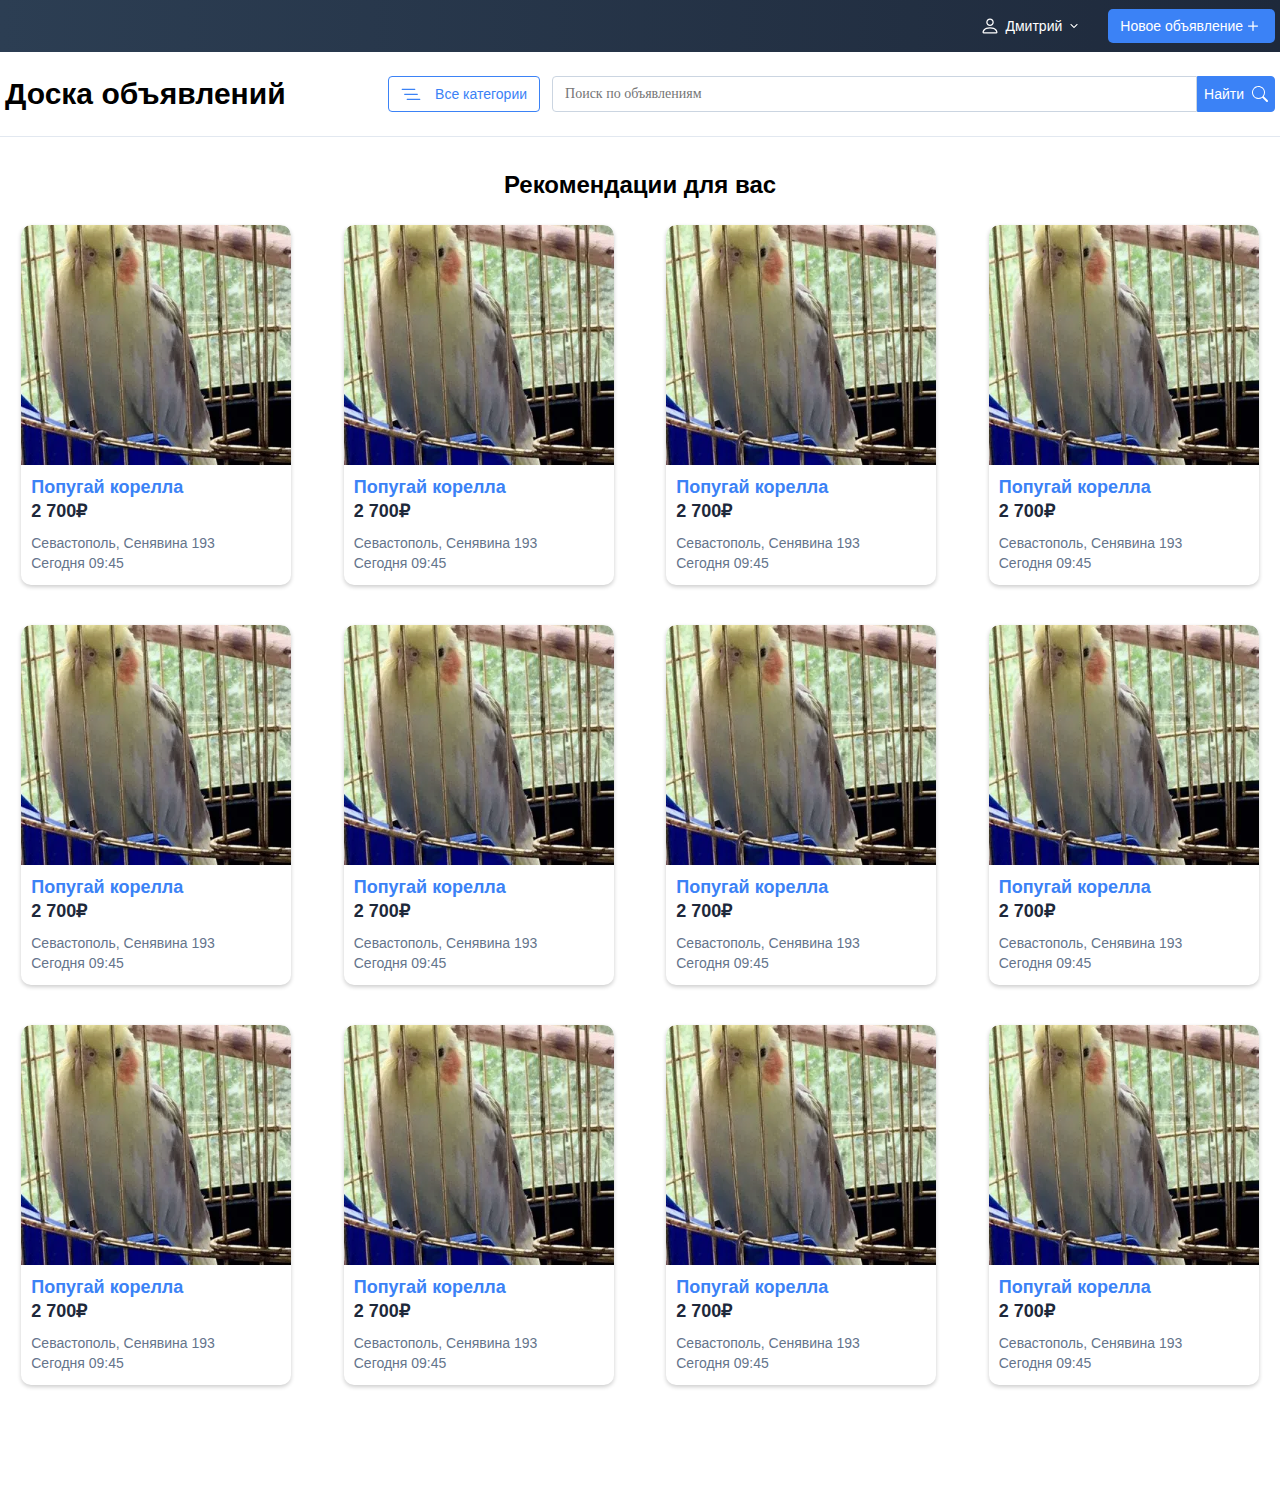
<file: 1.main page/index.html>
<!DOCTYPE html>
<html lang="en">
  <head>
    <meta charset="UTF-8" />
    <meta name="viewport" content="width=device-width, initial-scale=1.0" />
    <title>main page</title>
    <link rel="stylesheet" href="./styles/style.css" />
  </head>
  <body>
    <header>
      <div class="header-top">
        <div class="container">
          <div class="header-top__inner">
            <div class="header-top__row">
              <button class="header-top__login-button" type="button">
                <!-- <ul class="dropdown">
                   <li class="dropdown__li-one">Мои объявления</li>
                   <li class="dropdown__li-two">Настройки</li>
                   <li class="dropdown__li-three">Выйти</li>
                </ul> -->
                <!-- <div class="header-top__unregistered-status">
                  <svg
                    width="16"
                    height="16"
                    viewBox="0 0 16 16"
                    fill="none"
                    xmlns="http://www.w3.org/2000/svg">
                    <path
                      d="M8 8C8.99456 8 9.94839 7.60491 10.6517 6.90165C11.3549 6.19839 11.75 5.24456 11.75 4.25C11.75 3.25544 11.3549 2.30161 10.6517 1.59835C9.94839 0.895088 8.99456 0.5 8 0.5C7.00544 0.5 6.05161 0.895088 5.34835 1.59835C4.64509 2.30161 4.25 3.25544 4.25 4.25C4.25 5.24456 4.64509 6.19839 5.34835 6.90165C6.05161 7.60491 7.00544 8 8 8ZM10.5 4.25C10.5 4.91304 10.2366 5.54893 9.76777 6.01777C9.29893 6.48661 8.66304 6.75 8 6.75C7.33696 6.75 6.70107 6.48661 6.23223 6.01777C5.76339 5.54893 5.5 4.91304 5.5 4.25C5.5 3.58696 5.76339 2.95107 6.23223 2.48223C6.70107 2.01339 7.33696 1.75 8 1.75C8.66304 1.75 9.29893 2.01339 9.76777 2.48223C10.2366 2.95107 10.5 3.58696 10.5 4.25ZM15.5 14.25C15.5 15.5 14.25 15.5 14.25 15.5H1.75C1.75 15.5 0.5 15.5 0.5 14.25C0.5 13 1.75 9.25 8 9.25C14.25 9.25 15.5 13 15.5 14.25ZM14.25 14.245C14.2487 13.9375 14.0575 13.0125 13.21 12.165C12.395 11.35 10.8612 10.5 8 10.5C5.1375 10.5 3.605 11.35 2.79 12.165C1.9425 13.0125 1.7525 13.9375 1.75 14.245H14.25Z"
                      fill="white" />
                  </svg>
                  <span>Войти</span>
                </div> -->
                <div class="header-top__registered-status">
                  <svg
                    width="16"
                    height="16"
                    viewBox="0 0 16 16"
                    fill="none"
                    xmlns="http://www.w3.org/2000/svg">
                    <path
                      d="M8 8C8.99456 8 9.94839 7.60491 10.6517 6.90165C11.3549 6.19839 11.75 5.24456 11.75 4.25C11.75 3.25544 11.3549 2.30161 10.6517 1.59835C9.94839 0.895088 8.99456 0.5 8 0.5C7.00544 0.5 6.05161 0.895088 5.34835 1.59835C4.64509 2.30161 4.25 3.25544 4.25 4.25C4.25 5.24456 4.64509 6.19839 5.34835 6.90165C6.05161 7.60491 7.00544 8 8 8ZM10.5 4.25C10.5 4.91304 10.2366 5.54893 9.76777 6.01777C9.29893 6.48661 8.66304 6.75 8 6.75C7.33696 6.75 6.70107 6.48661 6.23223 6.01777C5.76339 5.54893 5.5 4.91304 5.5 4.25C5.5 3.58696 5.76339 2.95107 6.23223 2.48223C6.70107 2.01339 7.33696 1.75 8 1.75C8.66304 1.75 9.29893 2.01339 9.76777 2.48223C10.2366 2.95107 10.5 3.58696 10.5 4.25ZM15.5 14.25C15.5 15.5 14.25 15.5 14.25 15.5H1.75C1.75 15.5 0.5 15.5 0.5 14.25C0.5 13 1.75 9.25 8 9.25C14.25 9.25 15.5 13 15.5 14.25ZM14.25 14.245C14.2487 13.9375 14.0575 13.0125 13.21 12.165C12.395 11.35 10.8612 10.5 8 10.5C5.1375 10.5 3.605 11.35 2.79 12.165C1.9425 13.0125 1.7525 13.9375 1.75 14.245H14.25Z"
                      fill="white" />
                  </svg>
                  <span>Дмитрий</span>
                  <svg
                    width="8"
                    height="8"
                    viewBox="0 0 8 8"
                    fill="none"
                    xmlns="http://www.w3.org/2000/svg">
                    <path
                      fill-rule="evenodd"
                      clip-rule="evenodd"
                      d="M0.82302 2.323C0.846243 2.29972 0.87383 2.28125 0.904203 2.26865C0.934575 2.25604 0.967136 2.24956 1.00002 2.24956C1.0329 2.24956 1.06546 2.25604 1.09584 2.26865C1.12621 2.28125 1.1538 2.29972 1.17702 2.323L4.00002 5.1465L6.82302 2.323C6.84626 2.29976 6.87386 2.28132 6.90423 2.26874C6.9346 2.25616 6.96715 2.24969 7.00002 2.24969C7.03289 2.24969 7.06544 2.25616 7.09581 2.26874C7.12618 2.28132 7.15378 2.29976 7.17702 2.323C7.20026 2.34625 7.2187 2.37384 7.23128 2.40421C7.24386 2.43458 7.25034 2.46713 7.25034 2.5C7.25034 2.53288 7.24386 2.56543 7.23128 2.5958C7.2187 2.62617 7.20026 2.65376 7.17702 2.677L4.17702 5.677C4.1538 5.70029 4.12621 5.71876 4.09584 5.73136C4.06546 5.74396 4.0329 5.75045 4.00002 5.75045C3.96714 5.75045 3.93458 5.74396 3.9042 5.73136C3.87383 5.71876 3.84624 5.70029 3.82302 5.677L0.82302 2.677C0.799738 2.65378 0.781267 2.62619 0.768663 2.59582C0.75606 2.56545 0.749573 2.53289 0.749573 2.5C0.749573 2.46712 0.75606 2.43456 0.768663 2.40419C0.781267 2.37381 0.799738 2.34623 0.82302 2.323Z"
                      fill="white"
                      stroke="white"
                      stroke-width="0.7" />
                  </svg>
                </div>
              </button>

              <button class="header-top__new-ad-btn" type="button">
                <span>Новое объявление </span>
                <svg
                  width="20"
                  height="20"
                  viewBox="0 0 20 20"
                  fill="none"
                  xmlns="http://www.w3.org/2000/svg">
                  <path
                    d="M10 5C10.1658 5 10.3247 5.06585 10.4419 5.18306C10.5592 5.30027 10.625 5.45924 10.625 5.625V9.375H14.375C14.5408 9.375 14.6997 9.44085 14.8169 9.55806C14.9342 9.67527 15 9.83424 15 10C15 10.1658 14.9342 10.3247 14.8169 10.4419C14.6997 10.5592 14.5408 10.625 14.375 10.625H10.625V14.375C10.625 14.5408 10.5592 14.6997 10.4419 14.8169C10.3247 14.9342 10.1658 15 10 15C9.83424 15 9.67527 14.9342 9.55806 14.8169C9.44085 14.6997 9.375 14.5408 9.375 14.375V10.625H5.625C5.45924 10.625 5.30027 10.5592 5.18306 10.4419C5.06585 10.3247 5 10.1658 5 10C5 9.83424 5.06585 9.67527 5.18306 9.55806C5.30027 9.44085 5.45924 9.375 5.625 9.375H9.375V5.625C9.375 5.45924 9.44085 5.30027 9.55806 5.18306C9.67527 5.06585 9.83424 5 10 5Z"
                    fill="white" />
                </svg>
              </button>
            </div>
          </div>
        </div>
      </div>

      <div class="header-bottom">
        <div class="container">
          <div class="header-bottom__inner">
            <h3 class="header-bottom__title">Доска объявлений</h3>
            <div class="header-bottom__form">
              <div class="header-bottom__categories">
                <svg
                  class="header-bottom__categories-icon"
                  width="20"
                  height="12"
                  viewBox="0 0 20 12"
                  fill="none"
                  xmlns="http://www.w3.org/2000/svg">
                  <path
                    fill-rule="evenodd"
                    clip-rule="evenodd"
                    d="M5.625 11.375C5.625 11.2092 5.69085 11.0503 5.80806 10.9331C5.92527 10.8158 6.08424 10.75 6.25 10.75H18.75C18.9158 10.75 19.0747 10.8158 19.1919 10.9331C19.3092 11.0503 19.375 11.2092 19.375 11.375C19.375 11.5408 19.3092 11.6997 19.1919 11.8169C19.0747 11.9342 18.9158 12 18.75 12H6.25C6.08424 12 5.92527 11.9342 5.80806 11.8169C5.69085 11.6997 5.625 11.5408 5.625 11.375ZM3.125 6.375C3.125 6.20924 3.19085 6.05027 3.30806 5.93306C3.42527 5.81585 3.58424 5.75 3.75 5.75H16.25C16.4158 5.75 16.5747 5.81585 16.6919 5.93306C16.8092 6.05027 16.875 6.20924 16.875 6.375C16.875 6.54076 16.8092 6.69973 16.6919 6.81694C16.5747 6.93415 16.4158 7 16.25 7H3.75C3.58424 7 3.42527 6.93415 3.30806 6.81694C3.19085 6.69973 3.125 6.54076 3.125 6.375ZM0.625 1.375C0.625 1.20924 0.690848 1.05027 0.808058 0.933058C0.925268 0.815848 1.08424 0.75 1.25 0.75H13.75C13.9158 0.75 14.0747 0.815848 14.1919 0.933058C14.3092 1.05027 14.375 1.20924 14.375 1.375C14.375 1.54076 14.3092 1.69973 14.1919 1.81694C14.0747 1.93415 13.9158 2 13.75 2H1.25C1.08424 2 0.925268 1.93415 0.808058 1.81694C0.690848 1.69973 0.625 1.54076 0.625 1.375Z"
                    fill="#3B82F6" />
                </svg>
                <button class="header-bottom__categories-btn" type="button">
                  <svg
                    width="20"
                    height="12"
                    viewBox="0 0 20 12"
                    fill="none"
                    xmlns="http://www.w3.org/2000/svg">
                    <path
                      fill-rule="evenodd"
                      clip-rule="evenodd"
                      d="M5.625 11.375C5.625 11.2092 5.69085 11.0503 5.80806 10.9331C5.92527 10.8158 6.08424 10.75 6.25 10.75H18.75C18.9158 10.75 19.0747 10.8158 19.1919 10.9331C19.3092 11.0503 19.375 11.2092 19.375 11.375C19.375 11.5408 19.3092 11.6997 19.1919 11.8169C19.0747 11.9342 18.9158 12 18.75 12H6.25C6.08424 12 5.92527 11.9342 5.80806 11.8169C5.69085 11.6997 5.625 11.5408 5.625 11.375ZM3.125 6.375C3.125 6.20924 3.19085 6.05027 3.30806 5.93306C3.42527 5.81585 3.58424 5.75 3.75 5.75H16.25C16.4158 5.75 16.5747 5.81585 16.6919 5.93306C16.8092 6.05027 16.875 6.20924 16.875 6.375C16.875 6.54076 16.8092 6.69973 16.6919 6.81694C16.5747 6.93415 16.4158 7 16.25 7H3.75C3.58424 7 3.42527 6.93415 3.30806 6.81694C3.19085 6.69973 3.125 6.54076 3.125 6.375ZM0.625 1.375C0.625 1.20924 0.690848 1.05027 0.808058 0.933058C0.925268 0.815848 1.08424 0.75 1.25 0.75H13.75C13.9158 0.75 14.0747 0.815848 14.1919 0.933058C14.3092 1.05027 14.375 1.20924 14.375 1.375C14.375 1.54076 14.3092 1.69973 14.1919 1.81694C14.0747 1.93415 13.9158 2 13.75 2H1.25C1.08424 2 0.925268 1.93415 0.808058 1.81694C0.690848 1.69973 0.625 1.54076 0.625 1.375Z"
                      fill="#3B82F6" />
                  </svg>
                  <span>Все категории</span>
                </button>
              </div>
              <input
                class="header-bottom__search-input"
                placeholder="Поиск по объявлениям"
                type="text" />
              <button class="header-bottom__search-btn" type="button">
                <span>Найти</span>
                <svg
                  width="16"
                  height="16"
                  viewBox="0 0 16 16"
                  fill="none"
                  xmlns="http://www.w3.org/2000/svg">
                  <path
                    d="M11.742 10.344C12.7103 9.02269 13.144 7.38449 12.9563 5.75715C12.7687 4.12981 11.9735 2.63334 10.7298 1.56713C9.48616 0.500922 7.88579 -0.0563951 6.24888 0.00667803C4.61197 0.0697512 3.05923 0.748563 1.90131 1.90731C0.743395 3.06605 0.0656939 4.61928 0.00379204 6.25624C-0.0581098 7.89319 0.500353 9.49316 1.56745 10.736C2.63455 11.9789 4.13159 12.7731 5.75906 12.9596C7.38654 13.1461 9.02442 12.7112 10.345 11.742H10.344C10.374 11.782 10.406 11.82 10.442 11.857L14.292 15.707C14.4796 15.8946 14.7339 16.0001 14.9992 16.0002C15.2645 16.0003 15.5189 15.895 15.7065 15.7075C15.8942 15.52 15.9997 15.2656 15.9997 15.0004C15.9998 14.7351 15.8946 14.4806 15.707 14.293L11.857 10.443C11.8213 10.4068 11.7828 10.3734 11.742 10.343V10.344ZM12 6.5C12 7.22227 11.8578 7.93747 11.5814 8.60476C11.305 9.27205 10.8999 9.87837 10.3891 10.3891C9.87841 10.8998 9.27209 11.3049 8.6048 11.5813C7.93751 11.8577 7.22231 12 6.50004 12C5.77777 12 5.06258 11.8577 4.39528 11.5813C3.72799 11.3049 3.12168 10.8998 2.61096 10.3891C2.10023 9.87837 1.69511 9.27205 1.41871 8.60476C1.14231 7.93747 1.00004 7.22227 1.00004 6.5C1.00004 5.04131 1.57951 3.64236 2.61096 2.61091C3.64241 1.57946 5.04135 1 6.50004 1C7.95873 1 9.35768 1.57946 10.3891 2.61091C11.4206 3.64236 12 5.04131 12 6.5Z"
                    fill="white" />
                </svg>
              </button>
            </div>
          </div>
        </div>
      </div>
    </header>

    <main>
      <p class="offer-container__title">Рекомендации для вас</p>
      <div class="container">
        <ul class="items-list">
          <li class="item-card">
            <a class="item-card__btn" href="">
              <div class="item-card__img-wrap">
                <div class="item-card__img"></div>
              </div>
              <div class="item-card__info">
                <p class="item-card__title">Попугай корелла</p>
                <p class="item-card__price">2 700₽</p>
                <p class="item-card__location">Севастополь, Сенявина 193</p>
                <p class="item-card__visit-time">Сегодня 09:45</p>
              </div>
            </a>
          </li>
          <li class="item-card">
            <a class="item-card__btn" href="">
              <div class="item-card__img-wrap">
                <div class="item-card__img"></div>
              </div>
              <div class="item-card__info">
                <p class="item-card__title">Попугай корелла</p>
                <p class="item-card__price">2 700₽</p>
                <p class="item-card__location">Севастополь, Сенявина 193</p>
                <p class="item-card__visit-time">Сегодня 09:45</p>
              </div>
            </a>
          </li>
          <li class="item-card">
            <a class="item-card__btn" href="">
              <div class="item-card__img-wrap">
                <div class="item-card__img"></div>
              </div>
              <div class="item-card__info">
                <p class="item-card__title">Попугай корелла</p>
                <p class="item-card__price">2 700₽</p>
                <p class="item-card__location">Севастополь, Сенявина 193</p>
                <p class="item-card__visit-time">Сегодня 09:45</p>
              </div>
            </a>
          </li>
          <li class="item-card">
            <a class="item-card__btn" href="">
              <div class="item-card__img-wrap">
                <div class="item-card__img"></div>
              </div>
              <div class="item-card__info">
                <p class="item-card__title">Попугай корелла</p>
                <p class="item-card__price">2 700₽</p>
                <p class="item-card__location">Севастополь, Сенявина 193</p>
                <p class="item-card__visit-time">Сегодня 09:45</p>
              </div>
            </a>
          </li>
          <li class="item-card">
            <a class="item-card__btn" href="">
              <div class="item-card__img-wrap">
                <div class="item-card__img"></div>
              </div>
              <div class="item-card__info">
                <p class="item-card__title">Попугай корелла</p>
                <p class="item-card__price">2 700₽</p>
                <p class="item-card__location">Севастополь, Сенявина 193</p>
                <p class="item-card__visit-time">Сегодня 09:45</p>
              </div>
            </a>
          </li>
          <li class="item-card">
            <a class="item-card__btn" href="">
              <div class="item-card__img-wrap">
                <div class="item-card__img"></div>
              </div>
              <div class="item-card__info">
                <p class="item-card__title">Попугай корелла</p>
                <p class="item-card__price">2 700₽</p>
                <p class="item-card__location">Севастополь, Сенявина 193</p>
                <p class="item-card__visit-time">Сегодня 09:45</p>
              </div>
            </a>
          </li>
          <li class="item-card">
            <a class="item-card__btn" href="">
              <div class="item-card__img-wrap">
                <div class="item-card__img"></div>
              </div>
              <div class="item-card__info">
                <p class="item-card__title">Попугай корелла</p>
                <p class="item-card__price">2 700₽</p>
                <p class="item-card__location">Севастополь, Сенявина 193</p>
                <p class="item-card__visit-time">Сегодня 09:45</p>
              </div>
            </a>
          </li>
          <li class="item-card">
            <a class="item-card__btn" href="">
              <div class="item-card__img-wrap">
                <div class="item-card__img"></div>
              </div>
              <div class="item-card__info">
                <p class="item-card__title">Попугай корелла</p>
                <p class="item-card__price">2 700₽</p>
                <p class="item-card__location">Севастополь, Сенявина 193</p>
                <p class="item-card__visit-time">Сегодня 09:45</p>
              </div>
            </a>
          </li>
          <li class="item-card">
            <a class="item-card__btn" href="">
              <div class="item-card__img-wrap">
                <div class="item-card__img"></div>
              </div>
              <div class="item-card__info">
                <p class="item-card__title">Попугай корелла</p>
                <p class="item-card__price">2 700₽</p>
                <p class="item-card__location">Севастополь, Сенявина 193</p>
                <p class="item-card__visit-time">Сегодня 09:45</p>
              </div>
            </a>
          </li>
          <li class="item-card">
            <a class="item-card__btn" href="">
              <div class="item-card__img-wrap">
                <div class="item-card__img"></div>
              </div>
              <div class="item-card__info">
                <p class="item-card__title">Попугай корелла</p>
                <p class="item-card__price">2 700₽</p>
                <p class="item-card__location">Севастополь, Сенявина 193</p>
                <p class="item-card__visit-time">Сегодня 09:45</p>
              </div>
            </a>
          </li>
          <li class="item-card">
            <a class="item-card__btn" href="">
              <div class="item-card__img-wrap">
                <div class="item-card__img"></div>
              </div>
              <div class="item-card__info">
                <p class="item-card__title">Попугай корелла</p>
                <p class="item-card__price">2 700₽</p>
                <p class="item-card__location">Севастополь, Сенявина 193</p>
                <p class="item-card__visit-time">Сегодня 09:45</p>
              </div>
            </a>
          </li>
          <li class="item-card">
            <a class="item-card__btn" href="">
              <div class="item-card__img-wrap">
                <div class="item-card__img"></div>
              </div>
              <div class="item-card__info">
                <p class="item-card__title">Попугай корелла</p>
                <p class="item-card__price">2 700₽</p>
                <p class="item-card__location">Севастополь, Сенявина 193</p>
                <p class="item-card__visit-time">Сегодня 09:45</p>
              </div>
            </a>
          </li>
        </ul>
      </div>
    </main>
  </body>
</html>
</file>
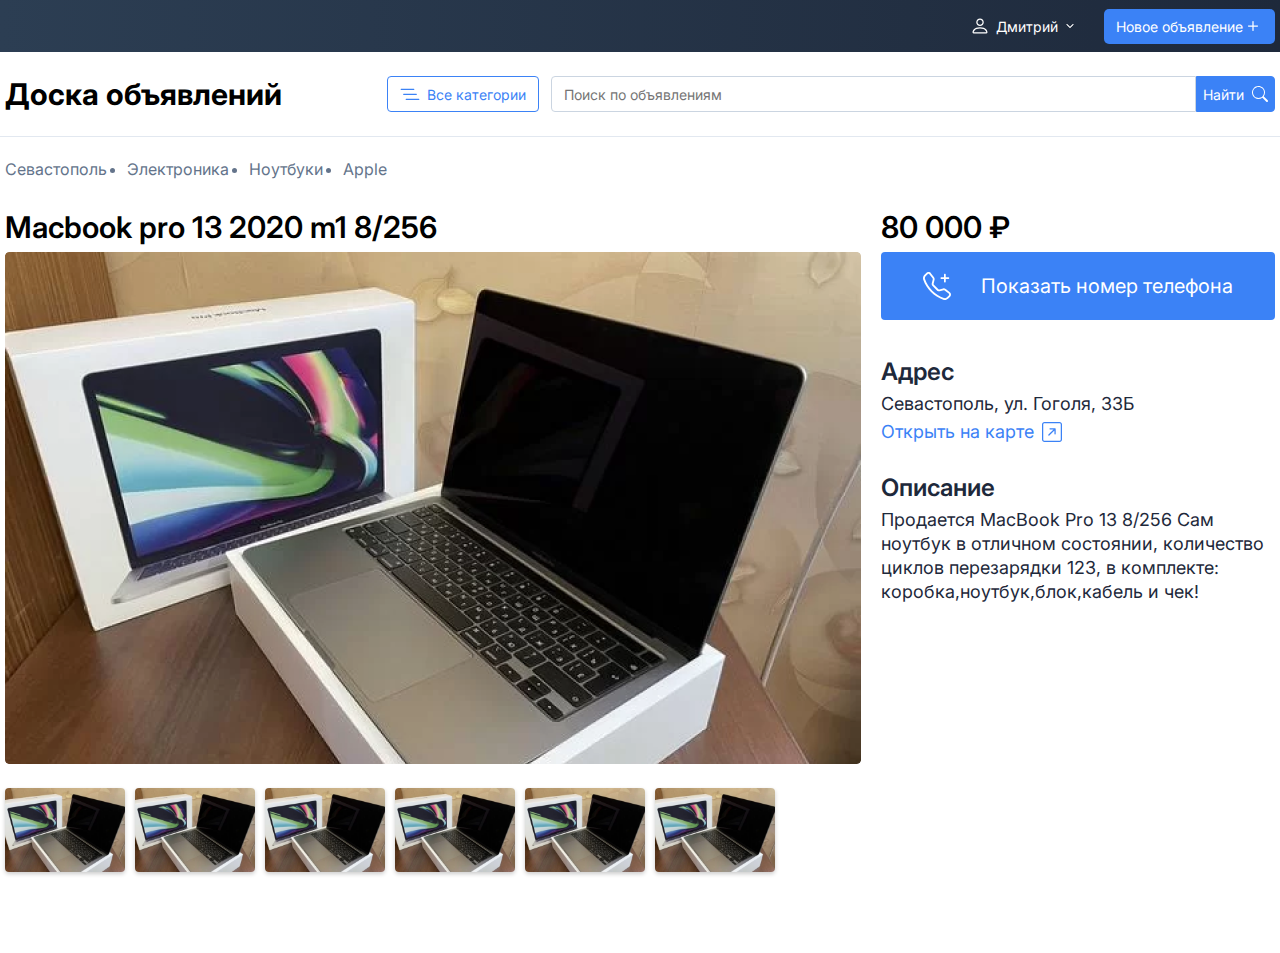
<file: 2.item-page/index.html>
<!DOCTYPE html>
<html lang="en">
  <head>
    <meta charset="UTF-8" />
    <meta name="viewport" content="width=device-width, initial-scale=1.0" />
    <link rel="stylesheet" href="/>
    <link rel="preconnect" href="https://fonts.googleapis.com" />
    <link rel="preconnect" href="https://fonts.gstatic.com" crossorigin />
    <link
      href="https://fonts.googleapis.com/css2?family=Inter:wght@400;500;700&display=swap"
      rel="stylesheet" />
    <link rel="stylesheet" href="styles/style.css" />
    <title>item page</title>
  </head>
  <body>
    <header>
      <div class="header-top">
        <div class="container">
          <div class="header-top__inner">
            <div class="header-top__row">
              <button class="header-top__login-button" type="button">
                <!-- <div class="header-top__unregistered-status">
                  <svg
                    width="16"
                    height="16"
                    viewBox="0 0 16 16"
                    fill="none"
                    xmlns="http://www.w3.org/2000/svg">
                    <path
                      d="M8 8C8.99456 8 9.94839 7.60491 10.6517 6.90165C11.3549 6.19839 11.75 5.24456 11.75 4.25C11.75 3.25544 11.3549 2.30161 10.6517 1.59835C9.94839 0.895088 8.99456 0.5 8 0.5C7.00544 0.5 6.05161 0.895088 5.34835 1.59835C4.64509 2.30161 4.25 3.25544 4.25 4.25C4.25 5.24456 4.64509 6.19839 5.34835 6.90165C6.05161 7.60491 7.00544 8 8 8ZM10.5 4.25C10.5 4.91304 10.2366 5.54893 9.76777 6.01777C9.29893 6.48661 8.66304 6.75 8 6.75C7.33696 6.75 6.70107 6.48661 6.23223 6.01777C5.76339 5.54893 5.5 4.91304 5.5 4.25C5.5 3.58696 5.76339 2.95107 6.23223 2.48223C6.70107 2.01339 7.33696 1.75 8 1.75C8.66304 1.75 9.29893 2.01339 9.76777 2.48223C10.2366 2.95107 10.5 3.58696 10.5 4.25ZM15.5 14.25C15.5 15.5 14.25 15.5 14.25 15.5H1.75C1.75 15.5 0.5 15.5 0.5 14.25C0.5 13 1.75 9.25 8 9.25C14.25 9.25 15.5 13 15.5 14.25ZM14.25 14.245C14.2487 13.9375 14.0575 13.0125 13.21 12.165C12.395 11.35 10.8612 10.5 8 10.5C5.1375 10.5 3.605 11.35 2.79 12.165C1.9425 13.0125 1.7525 13.9375 1.75 14.245H14.25Z"
                      fill="white" />
                  </svg>
                  <span>Войти</span>
                </div> -->
                <div class="header-top__registered-status">
                  <svg
                    width="16"
                    height="16"
                    viewBox="0 0 16 16"
                    fill="none"
                    xmlns="http://www.w3.org/2000/svg">
                    <path
                      d="M8 8C8.99456 8 9.94839 7.60491 10.6517 6.90165C11.3549 6.19839 11.75 5.24456 11.75 4.25C11.75 3.25544 11.3549 2.30161 10.6517 1.59835C9.94839 0.895088 8.99456 0.5 8 0.5C7.00544 0.5 6.05161 0.895088 5.34835 1.59835C4.64509 2.30161 4.25 3.25544 4.25 4.25C4.25 5.24456 4.64509 6.19839 5.34835 6.90165C6.05161 7.60491 7.00544 8 8 8ZM10.5 4.25C10.5 4.91304 10.2366 5.54893 9.76777 6.01777C9.29893 6.48661 8.66304 6.75 8 6.75C7.33696 6.75 6.70107 6.48661 6.23223 6.01777C5.76339 5.54893 5.5 4.91304 5.5 4.25C5.5 3.58696 5.76339 2.95107 6.23223 2.48223C6.70107 2.01339 7.33696 1.75 8 1.75C8.66304 1.75 9.29893 2.01339 9.76777 2.48223C10.2366 2.95107 10.5 3.58696 10.5 4.25ZM15.5 14.25C15.5 15.5 14.25 15.5 14.25 15.5H1.75C1.75 15.5 0.5 15.5 0.5 14.25C0.5 13 1.75 9.25 8 9.25C14.25 9.25 15.5 13 15.5 14.25ZM14.25 14.245C14.2487 13.9375 14.0575 13.0125 13.21 12.165C12.395 11.35 10.8612 10.5 8 10.5C5.1375 10.5 3.605 11.35 2.79 12.165C1.9425 13.0125 1.7525 13.9375 1.75 14.245H14.25Z"
                      fill="white" />
                  </svg>
                  <span>Дмитрий</span>
                  <svg
                    width="8"
                    height="8"
                    viewBox="0 0 8 8"
                    fill="none"
                    xmlns="http://www.w3.org/2000/svg">
                    <path
                      fill-rule="evenodd"
                      clip-rule="evenodd"
                      d="M0.82302 2.323C0.846243 2.29972 0.87383 2.28125 0.904203 2.26865C0.934575 2.25604 0.967136 2.24956 1.00002 2.24956C1.0329 2.24956 1.06546 2.25604 1.09584 2.26865C1.12621 2.28125 1.1538 2.29972 1.17702 2.323L4.00002 5.1465L6.82302 2.323C6.84626 2.29976 6.87386 2.28132 6.90423 2.26874C6.9346 2.25616 6.96715 2.24969 7.00002 2.24969C7.03289 2.24969 7.06544 2.25616 7.09581 2.26874C7.12618 2.28132 7.15378 2.29976 7.17702 2.323C7.20026 2.34625 7.2187 2.37384 7.23128 2.40421C7.24386 2.43458 7.25034 2.46713 7.25034 2.5C7.25034 2.53288 7.24386 2.56543 7.23128 2.5958C7.2187 2.62617 7.20026 2.65376 7.17702 2.677L4.17702 5.677C4.1538 5.70029 4.12621 5.71876 4.09584 5.73136C4.06546 5.74396 4.0329 5.75045 4.00002 5.75045C3.96714 5.75045 3.93458 5.74396 3.9042 5.73136C3.87383 5.71876 3.84624 5.70029 3.82302 5.677L0.82302 2.677C0.799738 2.65378 0.781267 2.62619 0.768663 2.59582C0.75606 2.56545 0.749573 2.53289 0.749573 2.5C0.749573 2.46712 0.75606 2.43456 0.768663 2.40419C0.781267 2.37381 0.799738 2.34623 0.82302 2.323Z"
                      fill="white"
                      stroke="white"
                      stroke-width="0.7" />
                  </svg>
                </div>
              </button>

              <button class="header-top__new-ad-btn" type="button">
                <span>Новое объявление </span>
                <svg
                  width="20"
                  height="20"
                  viewBox="0 0 20 20"
                  fill="none"
                  xmlns="http://www.w3.org/2000/svg">
                  <path
                    d="M10 5C10.1658 5 10.3247 5.06585 10.4419 5.18306C10.5592 5.30027 10.625 5.45924 10.625 5.625V9.375H14.375C14.5408 9.375 14.6997 9.44085 14.8169 9.55806C14.9342 9.67527 15 9.83424 15 10C15 10.1658 14.9342 10.3247 14.8169 10.4419C14.6997 10.5592 14.5408 10.625 14.375 10.625H10.625V14.375C10.625 14.5408 10.5592 14.6997 10.4419 14.8169C10.3247 14.9342 10.1658 15 10 15C9.83424 15 9.67527 14.9342 9.55806 14.8169C9.44085 14.6997 9.375 14.5408 9.375 14.375V10.625H5.625C5.45924 10.625 5.30027 10.5592 5.18306 10.4419C5.06585 10.3247 5 10.1658 5 10C5 9.83424 5.06585 9.67527 5.18306 9.55806C5.30027 9.44085 5.45924 9.375 5.625 9.375H9.375V5.625C9.375 5.45924 9.44085 5.30027 9.55806 5.18306C9.67527 5.06585 9.83424 5 10 5Z"
                    fill="white" />
                </svg>
              </button>
            </div>
          </div>
        </div>
      </div>

      <div class="header-bottom">
        <div class="container">
          <div class="header-bottom__inner">
            <h3 class="header-bottom__title">Доска объявлений</h3>
            <div class="header-bottom__form">
              <div class="header-bottom__categories">
                <svg
                  class="header-bottom__categories-icon"
                  width="20"
                  height="12"
                  viewBox="0 0 20 12"
                  fill="none"
                  xmlns="http://www.w3.org/2000/svg">
                  <path
                    fill-rule="evenodd"
                    clip-rule="evenodd"
                    d="M5.625 11.375C5.625 11.2092 5.69085 11.0503 5.80806 10.9331C5.92527 10.8158 6.08424 10.75 6.25 10.75H18.75C18.9158 10.75 19.0747 10.8158 19.1919 10.9331C19.3092 11.0503 19.375 11.2092 19.375 11.375C19.375 11.5408 19.3092 11.6997 19.1919 11.8169C19.0747 11.9342 18.9158 12 18.75 12H6.25C6.08424 12 5.92527 11.9342 5.80806 11.8169C5.69085 11.6997 5.625 11.5408 5.625 11.375ZM3.125 6.375C3.125 6.20924 3.19085 6.05027 3.30806 5.93306C3.42527 5.81585 3.58424 5.75 3.75 5.75H16.25C16.4158 5.75 16.5747 5.81585 16.6919 5.93306C16.8092 6.05027 16.875 6.20924 16.875 6.375C16.875 6.54076 16.8092 6.69973 16.6919 6.81694C16.5747 6.93415 16.4158 7 16.25 7H3.75C3.58424 7 3.42527 6.93415 3.30806 6.81694C3.19085 6.69973 3.125 6.54076 3.125 6.375ZM0.625 1.375C0.625 1.20924 0.690848 1.05027 0.808058 0.933058C0.925268 0.815848 1.08424 0.75 1.25 0.75H13.75C13.9158 0.75 14.0747 0.815848 14.1919 0.933058C14.3092 1.05027 14.375 1.20924 14.375 1.375C14.375 1.54076 14.3092 1.69973 14.1919 1.81694C14.0747 1.93415 13.9158 2 13.75 2H1.25C1.08424 2 0.925268 1.93415 0.808058 1.81694C0.690848 1.69973 0.625 1.54076 0.625 1.375Z"
                    fill="#3B82F6" />
                </svg>
                <button class="header-bottom__categories-btn" type="button">
                  <svg
                    width="20"
                    height="12"
                    viewBox="0 0 20 12"
                    fill="none"
                    xmlns="http://www.w3.org/2000/svg">
                    <path
                      fill-rule="evenodd"
                      clip-rule="evenodd"
                      d="M5.625 11.375C5.625 11.2092 5.69085 11.0503 5.80806 10.9331C5.92527 10.8158 6.08424 10.75 6.25 10.75H18.75C18.9158 10.75 19.0747 10.8158 19.1919 10.9331C19.3092 11.0503 19.375 11.2092 19.375 11.375C19.375 11.5408 19.3092 11.6997 19.1919 11.8169C19.0747 11.9342 18.9158 12 18.75 12H6.25C6.08424 12 5.92527 11.9342 5.80806 11.8169C5.69085 11.6997 5.625 11.5408 5.625 11.375ZM3.125 6.375C3.125 6.20924 3.19085 6.05027 3.30806 5.93306C3.42527 5.81585 3.58424 5.75 3.75 5.75H16.25C16.4158 5.75 16.5747 5.81585 16.6919 5.93306C16.8092 6.05027 16.875 6.20924 16.875 6.375C16.875 6.54076 16.8092 6.69973 16.6919 6.81694C16.5747 6.93415 16.4158 7 16.25 7H3.75C3.58424 7 3.42527 6.93415 3.30806 6.81694C3.19085 6.69973 3.125 6.54076 3.125 6.375ZM0.625 1.375C0.625 1.20924 0.690848 1.05027 0.808058 0.933058C0.925268 0.815848 1.08424 0.75 1.25 0.75H13.75C13.9158 0.75 14.0747 0.815848 14.1919 0.933058C14.3092 1.05027 14.375 1.20924 14.375 1.375C14.375 1.54076 14.3092 1.69973 14.1919 1.81694C14.0747 1.93415 13.9158 2 13.75 2H1.25C1.08424 2 0.925268 1.93415 0.808058 1.81694C0.690848 1.69973 0.625 1.54076 0.625 1.375Z"
                      fill="#3B82F6" />
                  </svg>
                  <span>Все категории</span>
                </button>
              </div>
              <input
                class="header-bottom__search-input"
                placeholder="Поиск по объявлениям"
                type="text" />
              <button class="header-bottom__search-btn" type="button">
                <span>Найти</span>
                <svg
                  width="16"
                  height="16"
                  viewBox="0 0 16 16"
                  fill="none"
                  xmlns="http://www.w3.org/2000/svg">
                  <path
                    d="M11.742 10.344C12.7103 9.02269 13.144 7.38449 12.9563 5.75715C12.7687 4.12981 11.9735 2.63334 10.7298 1.56713C9.48616 0.500922 7.88579 -0.0563951 6.24888 0.00667803C4.61197 0.0697512 3.05923 0.748563 1.90131 1.90731C0.743395 3.06605 0.0656939 4.61928 0.00379204 6.25624C-0.0581098 7.89319 0.500353 9.49316 1.56745 10.736C2.63455 11.9789 4.13159 12.7731 5.75906 12.9596C7.38654 13.1461 9.02442 12.7112 10.345 11.742H10.344C10.374 11.782 10.406 11.82 10.442 11.857L14.292 15.707C14.4796 15.8946 14.7339 16.0001 14.9992 16.0002C15.2645 16.0003 15.5189 15.895 15.7065 15.7075C15.8942 15.52 15.9997 15.2656 15.9997 15.0004C15.9998 14.7351 15.8946 14.4806 15.707 14.293L11.857 10.443C11.8213 10.4068 11.7828 10.3734 11.742 10.343V10.344ZM12 6.5C12 7.22227 11.8578 7.93747 11.5814 8.60476C11.305 9.27205 10.8999 9.87837 10.3891 10.3891C9.87841 10.8998 9.27209 11.3049 8.6048 11.5813C7.93751 11.8577 7.22231 12 6.50004 12C5.77777 12 5.06258 11.8577 4.39528 11.5813C3.72799 11.3049 3.12168 10.8998 2.61096 10.3891C2.10023 9.87837 1.69511 9.27205 1.41871 8.60476C1.14231 7.93747 1.00004 7.22227 1.00004 6.5C1.00004 5.04131 1.57951 3.64236 2.61096 2.61091C3.64241 1.57946 5.04135 1 6.50004 1C7.95873 1 9.35768 1.57946 10.3891 2.61091C11.4206 3.64236 12 5.04131 12 6.5Z"
                    fill="white" />
                </svg>
              </button>
            </div>
          </div>
        </div>
      </div>
    </header>

    <main>
      <div class="container">
        <ul class="breadcrumbs">
          <li>Севастополь</li>
          <li>Электроника</li>
          <li>Ноутбуки</li>
          <li>Apple</li>
        </ul>
        <div class="row">
          <div class="foto-block">
            <h3 class="foto-block__title">Macbook pro 13 2020 m1 8/256</h3>
            <div class="foto-block__item-foto"></div>
            <ul class="foto-block__fotos-list">
              <li class="foto-block__foto-1"></li>
              <li class="foto-block__foto-2"></li>
              <li class="foto-block__foto-3"></li>
              <li class="foto-block__foto-4"></li>
              <li class="foto-block__foto-5"></li>
              <li class="foto-block__foto-6"></li>
            </ul>
          </div>
          <div class="desc">
            <h3 class="desc__price">80 000 ₽</h3>
            <a class="desc__show-number-link" type="button">
              <svg
                class="desc__show-number-svg"
                width="28"
                height="28"
                viewBox="0 0 28 28"
                fill="none"
                xmlns="http://www.w3.org/2000/svg">
                <path
                  d="M6.39459 2.324C6.29128 2.1911 6.16088 2.08171 6.01205 2.00309C5.86321 1.92447 5.69935 1.87841 5.53135 1.86799C5.36335 1.85756 5.19505 1.883 5.03764 1.94261C4.88022 2.00222 4.73729 2.09465 4.61834 2.21375L2.80884 4.025C1.96359 4.872 1.65209 6.07075 2.02134 7.1225C3.55389 11.4758 6.04686 15.4282 9.31534 18.6865C12.5737 21.9549 16.5261 24.4479 20.8793 25.9805C21.9311 26.3497 23.1298 26.0382 23.9768 25.193L25.7863 23.3835C25.9054 23.2645 25.9979 23.1216 26.0575 22.9642C26.1171 22.8068 26.1425 22.6385 26.1321 22.4705C26.1217 22.3025 26.0756 22.1386 25.997 21.9898C25.9184 21.841 25.809 21.7106 25.6761 21.6072L21.6388 18.4677C21.4969 18.3576 21.3317 18.2812 21.1559 18.2442C20.9801 18.2072 20.7981 18.2107 20.6238 18.2542L16.7913 19.2115C16.2798 19.3394 15.7438 19.3326 15.2357 19.1918C14.7275 19.051 14.2645 18.7811 13.8916 18.4082L9.59359 14.1085C9.22044 13.7358 8.95016 13.2728 8.80909 12.7647C8.66802 12.2565 8.66095 11.7205 8.78859 11.2087L9.74759 7.37625C9.79118 7.20194 9.79461 7.02001 9.75763 6.84418C9.72064 6.66836 9.64421 6.50322 9.53409 6.36125L6.39459 2.324ZM3.29709 0.894247C3.60333 0.587909 3.97124 0.350226 4.37639 0.19698C4.78153 0.0437336 5.21464 -0.0215682 5.64696 0.00541026C6.07928 0.0323888 6.50091 0.15103 6.88386 0.353457C7.26681 0.555883 7.60231 0.837463 7.86809 1.1795L11.0076 5.215C11.5833 5.95525 11.7863 6.9195 11.5588 7.8295L10.6016 11.662C10.5521 11.8605 10.5548 12.0684 10.6094 12.2656C10.6639 12.4628 10.7686 12.6425 10.9131 12.7872L15.2128 17.087C15.3578 17.2318 15.5378 17.3366 15.7353 17.3912C15.9328 17.4458 16.1411 17.4483 16.3398 17.3985L20.1706 16.4412C20.6197 16.329 21.0884 16.3202 21.5413 16.4157C21.9943 16.5112 22.4196 16.7085 22.7851 16.9925L26.8206 20.132C28.2713 21.2607 28.4043 23.4045 27.1058 24.7012L25.2963 26.5107C24.0013 27.8057 22.0658 28.3745 20.2616 27.7392C15.6437 26.1144 11.4508 23.4707 7.99409 20.0042C4.52785 16.548 1.88416 12.3558 0.259092 7.7385C-0.374408 5.936 0.194342 3.99875 1.48934 2.70375L3.29884 0.894247H3.29709Z"
                  fill="white" />
                <path
                  fill-rule="evenodd"
                  clip-rule="evenodd"
                  d="M21.875 1.75C22.1071 1.75 22.3296 1.84219 22.4937 2.00628C22.6578 2.17038 22.75 2.39294 22.75 2.625V5.25H25.375C25.6071 5.25 25.8296 5.34219 25.9937 5.50628C26.1578 5.67038 26.25 5.89294 26.25 6.125C26.25 6.35706 26.1578 6.57962 25.9937 6.74372C25.8296 6.90781 25.6071 7 25.375 7H22.75V9.625C22.75 9.85706 22.6578 10.0796 22.4937 10.2437C22.3296 10.4078 22.1071 10.5 21.875 10.5C21.6429 10.5 21.4204 10.4078 21.2563 10.2437C21.0922 10.0796 21 9.85706 21 9.625V7H18.375C18.1429 7 17.9204 6.90781 17.7563 6.74372C17.5922 6.57962 17.5 6.35706 17.5 6.125C17.5 5.89294 17.5922 5.67038 17.7563 5.50628C17.9204 5.34219 18.1429 5.25 18.375 5.25H21V2.625C21 2.39294 21.0922 2.17038 21.2563 2.00628C21.4204 1.84219 21.6429 1.75 21.875 1.75Z"
                  fill="white" />
              </svg>
              <span class="desc__show-number-span">Показать номер телефона</span>
            </a>
            <div class="desc__address">
              <h4 class="desc__address-h4">Адрес</h4>
              <p class="desc__address-p">Севастополь, ул. Гоголя, 33Б</p>
              <a class="desc__address-link" href="">
                <span class="desc__address-span">Открыть на карте</span>
                <svg
                  class="desc__address-svg"
                  width="20"
                  height="20"
                  viewBox="0 0 20 20"
                  fill="none"
                  xmlns="http://www.w3.org/2000/svg">
                  <path
                    fill-rule="evenodd"
                    clip-rule="evenodd"
                    d="M18.75 2.5C18.75 2.16848 18.6183 1.85054 18.3839 1.61612C18.1495 1.3817 17.8315 1.25 17.5 1.25H2.5C2.16848 1.25 1.85054 1.3817 1.61612 1.61612C1.3817 1.85054 1.25 2.16848 1.25 2.5V17.5C1.25 17.8315 1.3817 18.1495 1.61612 18.3839C1.85054 18.6183 2.16848 18.75 2.5 18.75H17.5C17.8315 18.75 18.1495 18.6183 18.3839 18.3839C18.6183 18.1495 18.75 17.8315 18.75 17.5V2.5ZM0 2.5C0 1.83696 0.263392 1.20107 0.732233 0.732233C1.20107 0.263392 1.83696 0 2.5 0L17.5 0C18.163 0 18.7989 0.263392 19.2678 0.732233C19.7366 1.20107 20 1.83696 20 2.5V17.5C20 18.163 19.7366 18.7989 19.2678 19.2678C18.7989 19.7366 18.163 20 17.5 20H2.5C1.83696 20 1.20107 19.7366 0.732233 19.2678C0.263392 18.7989 0 18.163 0 17.5V2.5ZM7.3175 13.5038C7.20031 13.6211 7.04129 13.6871 6.87544 13.6872C6.70959 13.6873 6.55048 13.6216 6.43313 13.5044C6.31577 13.3872 6.24977 13.2282 6.24965 13.0623C6.24954 12.8965 6.31531 12.7374 6.4325 12.62L11.5538 7.5H8.09375C7.92799 7.5 7.76902 7.43415 7.65181 7.31694C7.5346 7.19973 7.46875 7.04076 7.46875 6.875C7.46875 6.70924 7.5346 6.55027 7.65181 6.43306C7.76902 6.31585 7.92799 6.25 8.09375 6.25H13.0625C13.2283 6.25 13.3872 6.31585 13.5044 6.43306C13.6217 6.55027 13.6875 6.70924 13.6875 6.875V11.8438C13.6875 12.0095 13.6217 12.1685 13.5044 12.2857C13.3872 12.4029 13.2283 12.4688 13.0625 12.4688C12.8967 12.4688 12.7378 12.4029 12.6206 12.2857C12.5033 12.1685 12.4375 12.0095 12.4375 11.8438V8.38375L7.3175 13.5038V13.5038Z"
                    fill="#3B82F6" />
                </svg>
              </a>
            </div>
            <div class="desc__item">
              <h4 class="desc__item-h4">Описание</h4>
              <p class="desc__item-p">
                Продается MacBook Pro 13 8/256 Сам ноутбук в отличном состоянии, количество циклов
                перезарядки 123, в комплекте: коробка,ноутбук,блок,кабель и чек!
              </p>
            </div>
          </div>
        </div>
      </div>
    </main>
  </body>
</html>
</file>
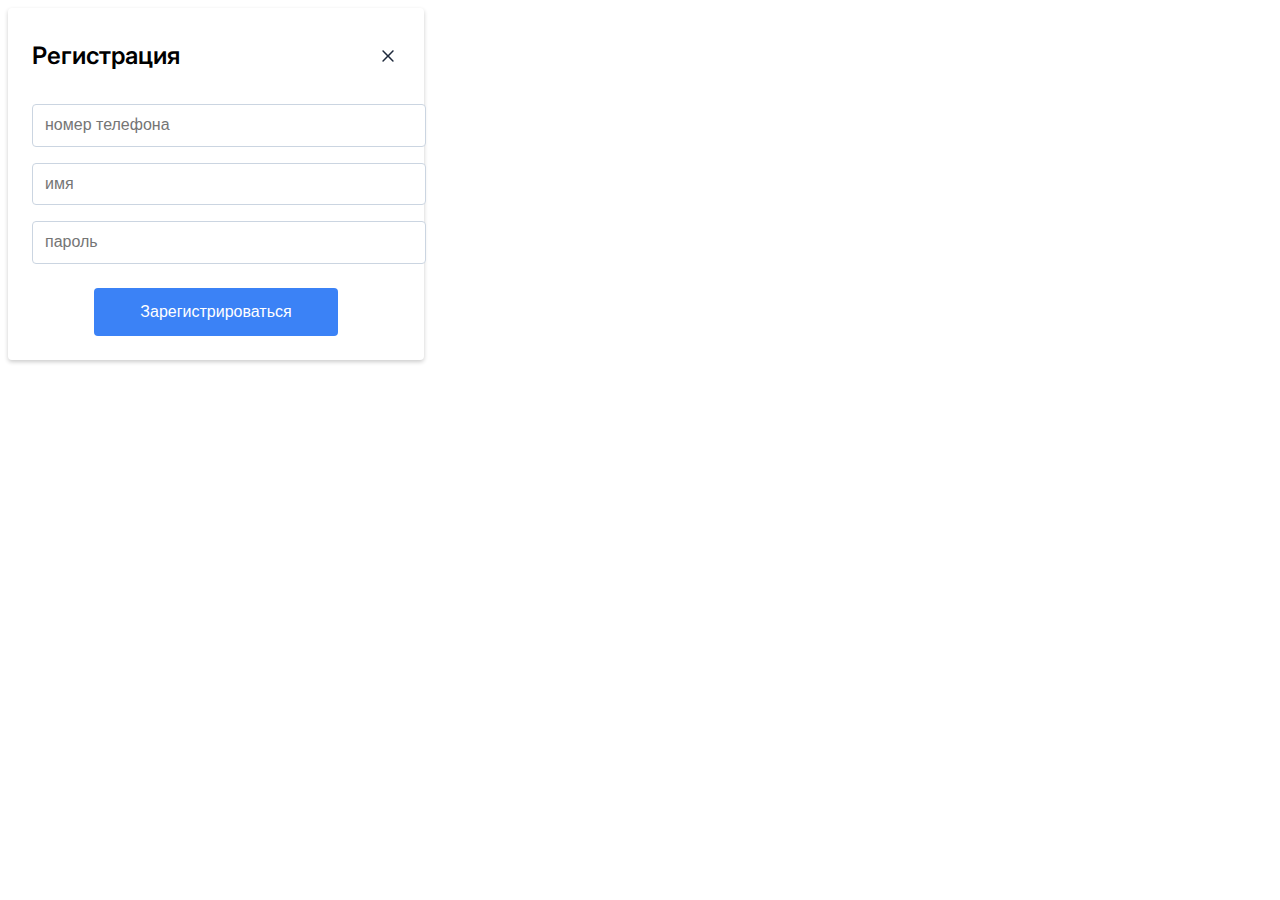
<file: 9. registration-card/index.html>
<!DOCTYPE html>
<html lang="en">
  <head>
    <meta charset="UTF-8" />
    <meta name="viewport" content="width=device-width, initial-scale=1.0" />
    <link rel="preconnect" href="https://fonts.googleapis.com" />
    <link rel="preconnect" href="https://fonts.gstatic.com" crossorigin />
    <link
      href="https://fonts.googleapis.com/css2?family=Inter:wght@400;500;700&display=swap"
      rel="stylesheet" />
    <link rel="stylesheet" href="styles/style.css" />
    <title>registration-card</title>
  </head>
  <body>
    <form class="registration-block">
      <div class="registration-block__row">
        <p>Регистрация</p>
        <svg
          width="24"
          height="24"
          viewBox="0 0 24 24"
          fill="none"
          xmlns="http://www.w3.org/2000/svg">
          <path
            d="M13.0601 12L17.4801 7.57996C17.5538 7.5113 17.6129 7.4285 17.6539 7.3365C17.6949 7.2445 17.7169 7.14518 17.7187 7.04448C17.7205 6.94378 17.702 6.84375 17.6642 6.75036C17.6265 6.65697 17.5704 6.57214 17.4992 6.50092C17.4279 6.4297 17.3431 6.37356 17.2497 6.33584C17.1563 6.29811 17.0563 6.27959 16.9556 6.28137C16.8549 6.28314 16.7556 6.30519 16.6636 6.34618C16.5716 6.38717 16.4888 6.44627 16.4201 6.51996L12.0001 10.94L7.58012 6.51996C7.43795 6.38748 7.2499 6.31535 7.0556 6.31878C6.8613 6.32221 6.67591 6.40092 6.5385 6.53834C6.40109 6.67575 6.32237 6.86113 6.31895 7.05544C6.31552 7.24974 6.38764 7.43778 6.52012 7.57996L10.9401 12L6.52012 16.42C6.37967 16.5606 6.30078 16.7512 6.30078 16.95C6.30078 17.1487 6.37967 17.3393 6.52012 17.48C6.66075 17.6204 6.85137 17.6993 7.05012 17.6993C7.24887 17.6993 7.4395 17.6204 7.58012 17.48L12.0001 13.06L16.4201 17.48C16.5607 17.6204 16.7514 17.6993 16.9501 17.6993C17.1489 17.6993 17.3395 17.6204 17.4801 17.48C17.6206 17.3393 17.6995 17.1487 17.6995 16.95C17.6995 16.7512 17.6206 16.5606 17.4801 16.42L13.0601 12Z"
            fill="#1E293B" />
        </svg>
      </div>
      <input class="registration-block__phone" placeholder="номер телефона" type="text" />
      <input class="registration-block__name" placeholder="имя" type="text" />
      <input class="registration-block__pass" placeholder="пароль" type="text" />
      <button class="registration-block__btn" type="button">Зарегистрироваться</button>
    </form>
  </body>
</html>
</file>
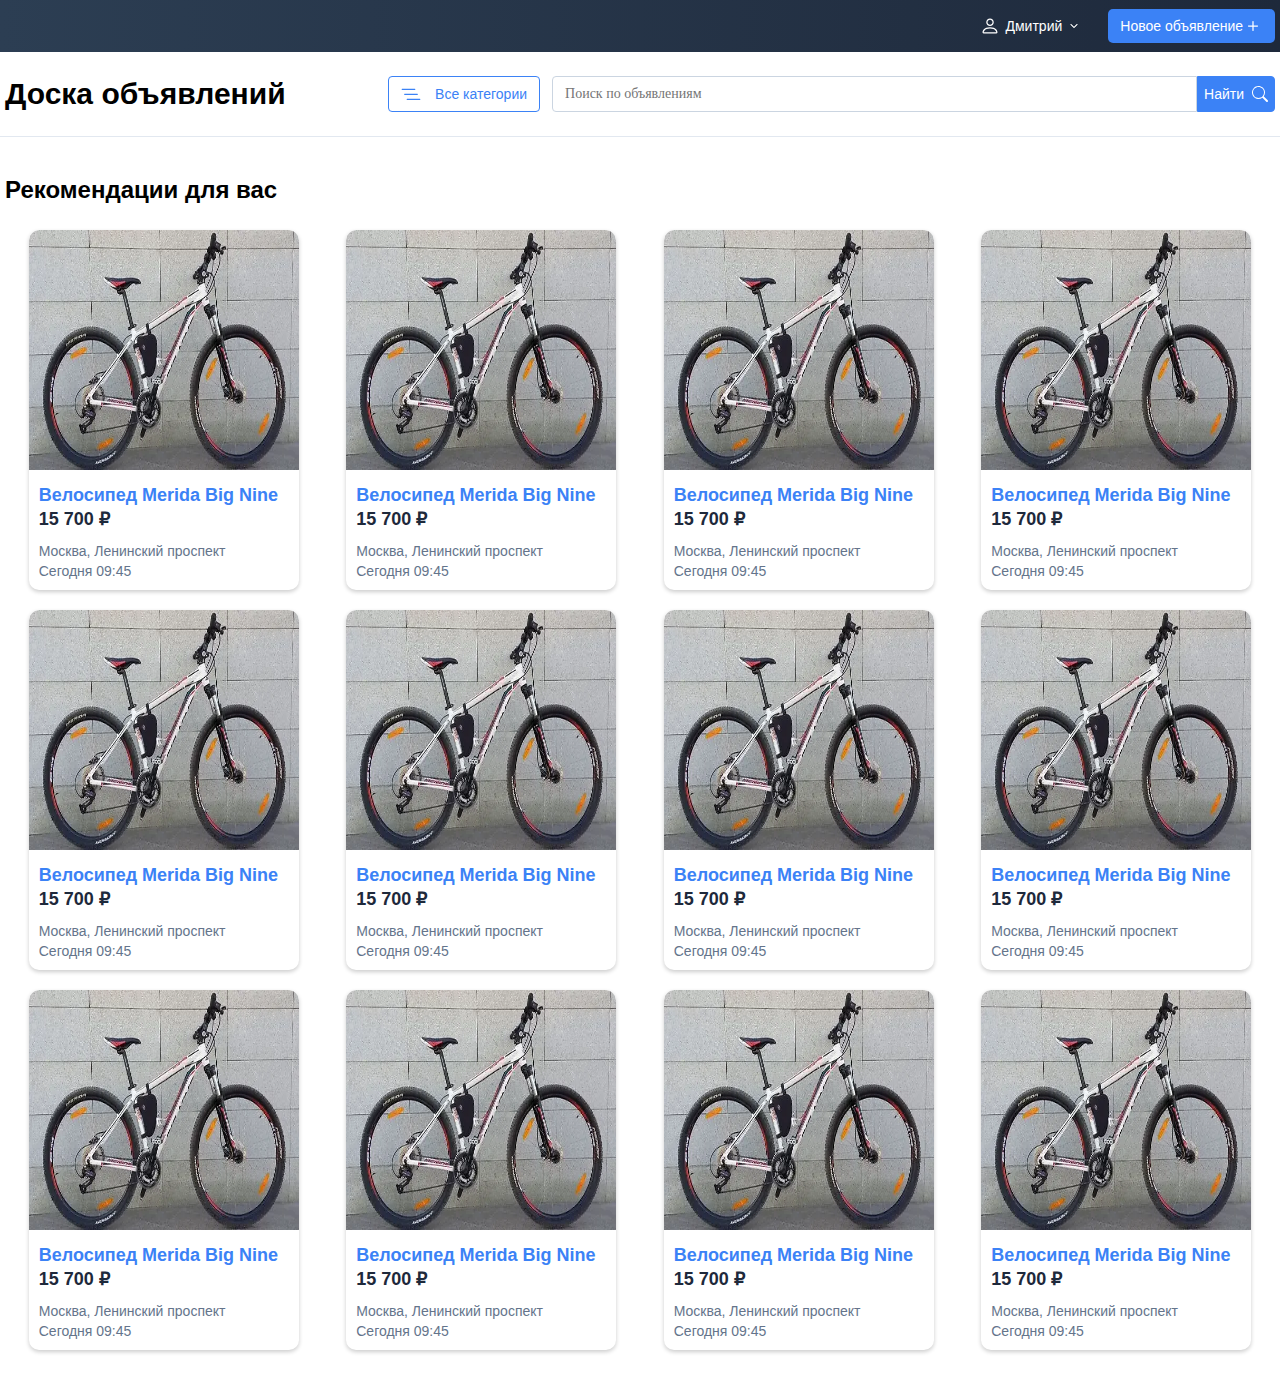
<file: main page/index.html>
<!DOCTYPE html>
<html lang="en">
  <head>
    <meta charset="UTF-8" />
    <meta name="viewport" content="width=device-width, initial-scale=1.0" />
    <title>main page</title>
    <link rel="stylesheet" href="./styles/style.css" />
  </head>
  <body>
    <header>
      <div class="header-top">
        <div class="container">
          <div class="header-top__inner">
            <div class="header-top__row">
              <button class="header-top__login-button btn" type="button">
                <!-- <div class="header-top__unregistered-status">
                  <svg
                    width="16"
                    height="16"
                    viewBox="0 0 16 16"
                    fill="none"
                    xmlns="http://www.w3.org/2000/svg">
                    <path
                      d="M8 8C8.99456 8 9.94839 7.60491 10.6517 6.90165C11.3549 6.19839 11.75 5.24456 11.75 4.25C11.75 3.25544 11.3549 2.30161 10.6517 1.59835C9.94839 0.895088 8.99456 0.5 8 0.5C7.00544 0.5 6.05161 0.895088 5.34835 1.59835C4.64509 2.30161 4.25 3.25544 4.25 4.25C4.25 5.24456 4.64509 6.19839 5.34835 6.90165C6.05161 7.60491 7.00544 8 8 8ZM10.5 4.25C10.5 4.91304 10.2366 5.54893 9.76777 6.01777C9.29893 6.48661 8.66304 6.75 8 6.75C7.33696 6.75 6.70107 6.48661 6.23223 6.01777C5.76339 5.54893 5.5 4.91304 5.5 4.25C5.5 3.58696 5.76339 2.95107 6.23223 2.48223C6.70107 2.01339 7.33696 1.75 8 1.75C8.66304 1.75 9.29893 2.01339 9.76777 2.48223C10.2366 2.95107 10.5 3.58696 10.5 4.25ZM15.5 14.25C15.5 15.5 14.25 15.5 14.25 15.5H1.75C1.75 15.5 0.5 15.5 0.5 14.25C0.5 13 1.75 9.25 8 9.25C14.25 9.25 15.5 13 15.5 14.25ZM14.25 14.245C14.2487 13.9375 14.0575 13.0125 13.21 12.165C12.395 11.35 10.8612 10.5 8 10.5C5.1375 10.5 3.605 11.35 2.79 12.165C1.9425 13.0125 1.7525 13.9375 1.75 14.245H14.25Z"
                      fill="white" />
                  </svg>
                  <span>Войти</span>
                </div> -->

                <div class="header-top__registered-status">
                  <svg
                    width="16"
                    height="16"
                    viewBox="0 0 16 16"
                    fill="none"
                    xmlns="http://www.w3.org/2000/svg">
                    <path
                      d="M8 8C8.99456 8 9.94839 7.60491 10.6517 6.90165C11.3549 6.19839 11.75 5.24456 11.75 4.25C11.75 3.25544 11.3549 2.30161 10.6517 1.59835C9.94839 0.895088 8.99456 0.5 8 0.5C7.00544 0.5 6.05161 0.895088 5.34835 1.59835C4.64509 2.30161 4.25 3.25544 4.25 4.25C4.25 5.24456 4.64509 6.19839 5.34835 6.90165C6.05161 7.60491 7.00544 8 8 8ZM10.5 4.25C10.5 4.91304 10.2366 5.54893 9.76777 6.01777C9.29893 6.48661 8.66304 6.75 8 6.75C7.33696 6.75 6.70107 6.48661 6.23223 6.01777C5.76339 5.54893 5.5 4.91304 5.5 4.25C5.5 3.58696 5.76339 2.95107 6.23223 2.48223C6.70107 2.01339 7.33696 1.75 8 1.75C8.66304 1.75 9.29893 2.01339 9.76777 2.48223C10.2366 2.95107 10.5 3.58696 10.5 4.25ZM15.5 14.25C15.5 15.5 14.25 15.5 14.25 15.5H1.75C1.75 15.5 0.5 15.5 0.5 14.25C0.5 13 1.75 9.25 8 9.25C14.25 9.25 15.5 13 15.5 14.25ZM14.25 14.245C14.2487 13.9375 14.0575 13.0125 13.21 12.165C12.395 11.35 10.8612 10.5 8 10.5C5.1375 10.5 3.605 11.35 2.79 12.165C1.9425 13.0125 1.7525 13.9375 1.75 14.245H14.25Z"
                      fill="white" />
                  </svg>
                  <span>Дмитрий</span>
                  <svg
                    width="8"
                    height="8"
                    viewBox="0 0 8 8"
                    fill="none"
                    xmlns="http://www.w3.org/2000/svg">
                    <path
                      fill-rule="evenodd"
                      clip-rule="evenodd"
                      d="M0.82302 2.323C0.846243 2.29972 0.87383 2.28125 0.904203 2.26865C0.934575 2.25604 0.967136 2.24956 1.00002 2.24956C1.0329 2.24956 1.06546 2.25604 1.09584 2.26865C1.12621 2.28125 1.1538 2.29972 1.17702 2.323L4.00002 5.1465L6.82302 2.323C6.84626 2.29976 6.87386 2.28132 6.90423 2.26874C6.9346 2.25616 6.96715 2.24969 7.00002 2.24969C7.03289 2.24969 7.06544 2.25616 7.09581 2.26874C7.12618 2.28132 7.15378 2.29976 7.17702 2.323C7.20026 2.34625 7.2187 2.37384 7.23128 2.40421C7.24386 2.43458 7.25034 2.46713 7.25034 2.5C7.25034 2.53288 7.24386 2.56543 7.23128 2.5958C7.2187 2.62617 7.20026 2.65376 7.17702 2.677L4.17702 5.677C4.1538 5.70029 4.12621 5.71876 4.09584 5.73136C4.06546 5.74396 4.0329 5.75045 4.00002 5.75045C3.96714 5.75045 3.93458 5.74396 3.9042 5.73136C3.87383 5.71876 3.84624 5.70029 3.82302 5.677L0.82302 2.677C0.799738 2.65378 0.781267 2.62619 0.768663 2.59582C0.75606 2.56545 0.749573 2.53289 0.749573 2.5C0.749573 2.46712 0.75606 2.43456 0.768663 2.40419C0.781267 2.37381 0.799738 2.34623 0.82302 2.323Z"
                      fill="white"
                      stroke="white"
                      stroke-width="0.7" />
                  </svg>
                </div>
              </button>

              <button class="header-top__new-ad-btn btn" type="button">
                <span>Новое объявление </span>
                <svg
                  width="20"
                  height="20"
                  viewBox="0 0 20 20"
                  fill="none"
                  xmlns="http://www.w3.org/2000/svg">
                  <path
                    d="M10 5C10.1658 5 10.3247 5.06585 10.4419 5.18306C10.5592 5.30027 10.625 5.45924 10.625 5.625V9.375H14.375C14.5408 9.375 14.6997 9.44085 14.8169 9.55806C14.9342 9.67527 15 9.83424 15 10C15 10.1658 14.9342 10.3247 14.8169 10.4419C14.6997 10.5592 14.5408 10.625 14.375 10.625H10.625V14.375C10.625 14.5408 10.5592 14.6997 10.4419 14.8169C10.3247 14.9342 10.1658 15 10 15C9.83424 15 9.67527 14.9342 9.55806 14.8169C9.44085 14.6997 9.375 14.5408 9.375 14.375V10.625H5.625C5.45924 10.625 5.30027 10.5592 5.18306 10.4419C5.06585 10.3247 5 10.1658 5 10C5 9.83424 5.06585 9.67527 5.18306 9.55806C5.30027 9.44085 5.45924 9.375 5.625 9.375H9.375V5.625C9.375 5.45924 9.44085 5.30027 9.55806 5.18306C9.67527 5.06585 9.83424 5 10 5Z"
                    fill="white" />
                </svg>
              </button>
            </div>
          </div>
        </div>
      </div>

      <div class="header-bottom">
        <div class="container">
          <div class="header-bottom__inner">
            <h3 class="header-bottom__title">Доска объявлений</h3>
            <div class="header-bottom__form">
              <div class="header-bottom__categories">
                <svg
                  class="header-bottom__categories-icon"
                  width="20"
                  height="12"
                  viewBox="0 0 20 12"
                  fill="none"
                  xmlns="http://www.w3.org/2000/svg">
                  <path
                    fill-rule="evenodd"
                    clip-rule="evenodd"
                    d="M5.625 11.375C5.625 11.2092 5.69085 11.0503 5.80806 10.9331C5.92527 10.8158 6.08424 10.75 6.25 10.75H18.75C18.9158 10.75 19.0747 10.8158 19.1919 10.9331C19.3092 11.0503 19.375 11.2092 19.375 11.375C19.375 11.5408 19.3092 11.6997 19.1919 11.8169C19.0747 11.9342 18.9158 12 18.75 12H6.25C6.08424 12 5.92527 11.9342 5.80806 11.8169C5.69085 11.6997 5.625 11.5408 5.625 11.375ZM3.125 6.375C3.125 6.20924 3.19085 6.05027 3.30806 5.93306C3.42527 5.81585 3.58424 5.75 3.75 5.75H16.25C16.4158 5.75 16.5747 5.81585 16.6919 5.93306C16.8092 6.05027 16.875 6.20924 16.875 6.375C16.875 6.54076 16.8092 6.69973 16.6919 6.81694C16.5747 6.93415 16.4158 7 16.25 7H3.75C3.58424 7 3.42527 6.93415 3.30806 6.81694C3.19085 6.69973 3.125 6.54076 3.125 6.375ZM0.625 1.375C0.625 1.20924 0.690848 1.05027 0.808058 0.933058C0.925268 0.815848 1.08424 0.75 1.25 0.75H13.75C13.9158 0.75 14.0747 0.815848 14.1919 0.933058C14.3092 1.05027 14.375 1.20924 14.375 1.375C14.375 1.54076 14.3092 1.69973 14.1919 1.81694C14.0747 1.93415 13.9158 2 13.75 2H1.25C1.08424 2 0.925268 1.93415 0.808058 1.81694C0.690848 1.69973 0.625 1.54076 0.625 1.375Z"
                    fill="#3B82F6" />
                </svg>
                <button class="header-bottom__categories-btn" type="button">
                  <svg
                    width="20"
                    height="12"
                    viewBox="0 0 20 12"
                    fill="none"
                    xmlns="http://www.w3.org/2000/svg">
                    <path
                      fill-rule="evenodd"
                      clip-rule="evenodd"
                      d="M5.625 11.375C5.625 11.2092 5.69085 11.0503 5.80806 10.9331C5.92527 10.8158 6.08424 10.75 6.25 10.75H18.75C18.9158 10.75 19.0747 10.8158 19.1919 10.9331C19.3092 11.0503 19.375 11.2092 19.375 11.375C19.375 11.5408 19.3092 11.6997 19.1919 11.8169C19.0747 11.9342 18.9158 12 18.75 12H6.25C6.08424 12 5.92527 11.9342 5.80806 11.8169C5.69085 11.6997 5.625 11.5408 5.625 11.375ZM3.125 6.375C3.125 6.20924 3.19085 6.05027 3.30806 5.93306C3.42527 5.81585 3.58424 5.75 3.75 5.75H16.25C16.4158 5.75 16.5747 5.81585 16.6919 5.93306C16.8092 6.05027 16.875 6.20924 16.875 6.375C16.875 6.54076 16.8092 6.69973 16.6919 6.81694C16.5747 6.93415 16.4158 7 16.25 7H3.75C3.58424 7 3.42527 6.93415 3.30806 6.81694C3.19085 6.69973 3.125 6.54076 3.125 6.375ZM0.625 1.375C0.625 1.20924 0.690848 1.05027 0.808058 0.933058C0.925268 0.815848 1.08424 0.75 1.25 0.75H13.75C13.9158 0.75 14.0747 0.815848 14.1919 0.933058C14.3092 1.05027 14.375 1.20924 14.375 1.375C14.375 1.54076 14.3092 1.69973 14.1919 1.81694C14.0747 1.93415 13.9158 2 13.75 2H1.25C1.08424 2 0.925268 1.93415 0.808058 1.81694C0.690848 1.69973 0.625 1.54076 0.625 1.375Z"
                      fill="#3B82F6" />
                  </svg>
                  <span>Все категории</span>
                </button>
              </div>
              <input
                class="header-bottom__search-input"
                placeholder="Поиск по объявлениям"
                type="text" />
              <button class="header-bottom__search-btn btn" type="button">
                <span>Найти</span>
                <svg
                  width="16"
                  height="16"
                  viewBox="0 0 16 16"
                  fill="none"
                  xmlns="http://www.w3.org/2000/svg">
                  <path
                    d="M11.742 10.344C12.7103 9.02269 13.144 7.38449 12.9563 5.75715C12.7687 4.12981 11.9735 2.63334 10.7298 1.56713C9.48616 0.500922 7.88579 -0.0563951 6.24888 0.00667803C4.61197 0.0697512 3.05923 0.748563 1.90131 1.90731C0.743395 3.06605 0.0656939 4.61928 0.00379204 6.25624C-0.0581098 7.89319 0.500353 9.49316 1.56745 10.736C2.63455 11.9789 4.13159 12.7731 5.75906 12.9596C7.38654 13.1461 9.02442 12.7112 10.345 11.742H10.344C10.374 11.782 10.406 11.82 10.442 11.857L14.292 15.707C14.4796 15.8946 14.7339 16.0001 14.9992 16.0002C15.2645 16.0003 15.5189 15.895 15.7065 15.7075C15.8942 15.52 15.9997 15.2656 15.9997 15.0004C15.9998 14.7351 15.8946 14.4806 15.707 14.293L11.857 10.443C11.8213 10.4068 11.7828 10.3734 11.742 10.343V10.344ZM12 6.5C12 7.22227 11.8578 7.93747 11.5814 8.60476C11.305 9.27205 10.8999 9.87837 10.3891 10.3891C9.87841 10.8998 9.27209 11.3049 8.6048 11.5813C7.93751 11.8577 7.22231 12 6.50004 12C5.77777 12 5.06258 11.8577 4.39528 11.5813C3.72799 11.3049 3.12168 10.8998 2.61096 10.3891C2.10023 9.87837 1.69511 9.27205 1.41871 8.60476C1.14231 7.93747 1.00004 7.22227 1.00004 6.5C1.00004 5.04131 1.57951 3.64236 2.61096 2.61091C3.64241 1.57946 5.04135 1 6.50004 1C7.95873 1 9.35768 1.57946 10.3891 2.61091C11.4206 3.64236 12 5.04131 12 6.5Z"
                    fill="white" />
                </svg>
              </button>
            </div>
          </div>
        </div>
      </div>
    </header>

    <main>
      <div class="offer-container">
        <div class="container container_margin">
          <p class="offer-container__title">Рекомендации для вас</p>
        </div>
      </div>
      <div class="list-items">
        <div class="container">
          <ul class="list-items__container">
            <li class="item-card">
              <a href="">
                <div class="item-card__img-wrap">
                  <img class="item-card__img" src="./img/main/bicycle.png" />
                </div>
                <div class="item-card__info">
                  <p class="item-card__title">Велосипед Merida Big Nine</p>
                  <p class="item-card__price">15 700 ₽</p>
                  <p class="item-card__location">Москва, Ленинский проспект</p>
                  <p class="item-card__visit-time">Сегодня 09:45</p>
                </div>
              </a>
            </li>
            <li class="item-card">
              <a href="">
                <div class="item-card__img-wrap">
                  <img class="item-card__img" src="./img/main/bicycle.png" />
                </div>
                <div class="item-card__info">
                  <p class="item-card__title">Велосипед Merida Big Nine</p>
                  <p class="item-card__price">15 700 ₽</p>
                  <p class="item-card__location">Москва, Ленинский проспект</p>
                  <p class="item-card__visit-time">Сегодня 09:45</p>
                </div>
              </a>
            </li>
            <li class="item-card">
              <a href="">
                <div class="item-card__img-wrap">
                  <img class="item-card__img" src="./img/main/bicycle.png" />
                </div>
                <div class="item-card__info">
                  <p class="item-card__title">Велосипед Merida Big Nine</p>
                  <p class="item-card__price">15 700 ₽</p>
                  <p class="item-card__location">Москва, Ленинский проспект</p>
                  <p class="item-card__visit-time">Сегодня 09:45</p>
                </div>
              </a>
            </li>
            <li class="item-card">
              <a href="">
                <div class="item-card__img-wrap">
                  <img class="item-card__img" src="./img/main/bicycle.png" />
                </div>
                <div class="item-card__info">
                  <p class="item-card__title">Велосипед Merida Big Nine</p>
                  <p class="item-card__price">15 700 ₽</p>
                  <p class="item-card__location">Москва, Ленинский проспект</p>
                  <p class="item-card__visit-time">Сегодня 09:45</p>
                </div>
              </a>
            </li>
            <li class="item-card">
              <a href="">
                <div class="item-card__img-wrap">
                  <img class="item-card__img" src="./img/main/bicycle.png" />
                </div>
                <div class="item-card__info">
                  <p class="item-card__title">Велосипед Merida Big Nine</p>
                  <p class="item-card__price">15 700 ₽</p>
                  <p class="item-card__location">Москва, Ленинский проспект</p>
                  <p class="item-card__visit-time">Сегодня 09:45</p>
                </div>
              </a>
            </li>
            <li class="item-card">
              <a href="">
                <div class="item-card__img-wrap">
                  <img class="item-card__img" src="./img/main/bicycle.png" />
                </div>
                <div class="item-card__info">
                  <p class="item-card__title">Велосипед Merida Big Nine</p>
                  <p class="item-card__price">15 700 ₽</p>
                  <p class="item-card__location">Москва, Ленинский проспект</p>
                  <p class="item-card__visit-time">Сегодня 09:45</p>
                </div>
              </a>
            </li>
            <li class="item-card">
              <a href="">
                <div class="item-card__img-wrap">
                  <img class="item-card__img" src="./img/main/bicycle.png" />
                </div>
                <div class="item-card__info">
                  <p class="item-card__title">Велосипед Merida Big Nine</p>
                  <p class="item-card__price">15 700 ₽</p>
                  <p class="item-card__location">Москва, Ленинский проспект</p>
                  <p class="item-card__visit-time">Сегодня 09:45</p>
                </div>
              </a>
            </li>
            <li class="item-card">
              <a href="">
                <div class="item-card__img-wrap">
                  <img class="item-card__img" src="./img/main/bicycle.png" />
                </div>
                <div class="item-card__info">
                  <p class="item-card__title">Велосипед Merida Big Nine</p>
                  <p class="item-card__price">15 700 ₽</p>
                  <p class="item-card__location">Москва, Ленинский проспект</p>
                  <p class="item-card__visit-time">Сегодня 09:45</p>
                </div>
              </a>
            </li>
            <li class="item-card">
              <a href="">
                <div class="item-card__img-wrap">
                  <img class="item-card__img" src="./img/main/bicycle.png" />
                </div>
                <div class="item-card__info">
                  <p class="item-card__title">Велосипед Merida Big Nine</p>
                  <p class="item-card__price">15 700 ₽</p>
                  <p class="item-card__location">Москва, Ленинский проспект</p>
                  <p class="item-card__visit-time">Сегодня 09:45</p>
                </div>
              </a>
            </li>
            <li class="item-card">
              <a href="">
                <div class="item-card__img-wrap">
                  <img class="item-card__img" src="./img/main/bicycle.png" />
                </div>
                <div class="item-card__info">
                  <p class="item-card__title">Велосипед Merida Big Nine</p>
                  <p class="item-card__price">15 700 ₽</p>
                  <p class="item-card__location">Москва, Ленинский проспект</p>
                  <p class="item-card__visit-time">Сегодня 09:45</p>
                </div>
              </a>
            </li>
            <li class="item-card">
              <a href="">
                <div class="item-card__img-wrap">
                  <img class="item-card__img" src="./img/main/bicycle.png" />
                </div>
                <div class="item-card__info">
                  <p class="item-card__title">Велосипед Merida Big Nine</p>
                  <p class="item-card__price">15 700 ₽</p>
                  <p class="item-card__location">Москва, Ленинский проспект</p>
                  <p class="item-card__visit-time">Сегодня 09:45</p>
                </div>
              </a>
            </li>
            <li class="item-card">
              <a href="">
                <div class="item-card__img-wrap">
                  <img class="item-card__img" src="./img/main/bicycle.png" />
                </div>
                <div class="item-card__info">
                  <p class="item-card__title">Велосипед Merida Big Nine</p>
                  <p class="item-card__price">15 700 ₽</p>
                  <p class="item-card__location">Москва, Ленинский проспект</p>
                  <p class="item-card__visit-time">Сегодня 09:45</p>
                </div>
              </a>
            </li>
          </ul>
        </div>
      </div>
    </main>
  </body>
</html>
</file>
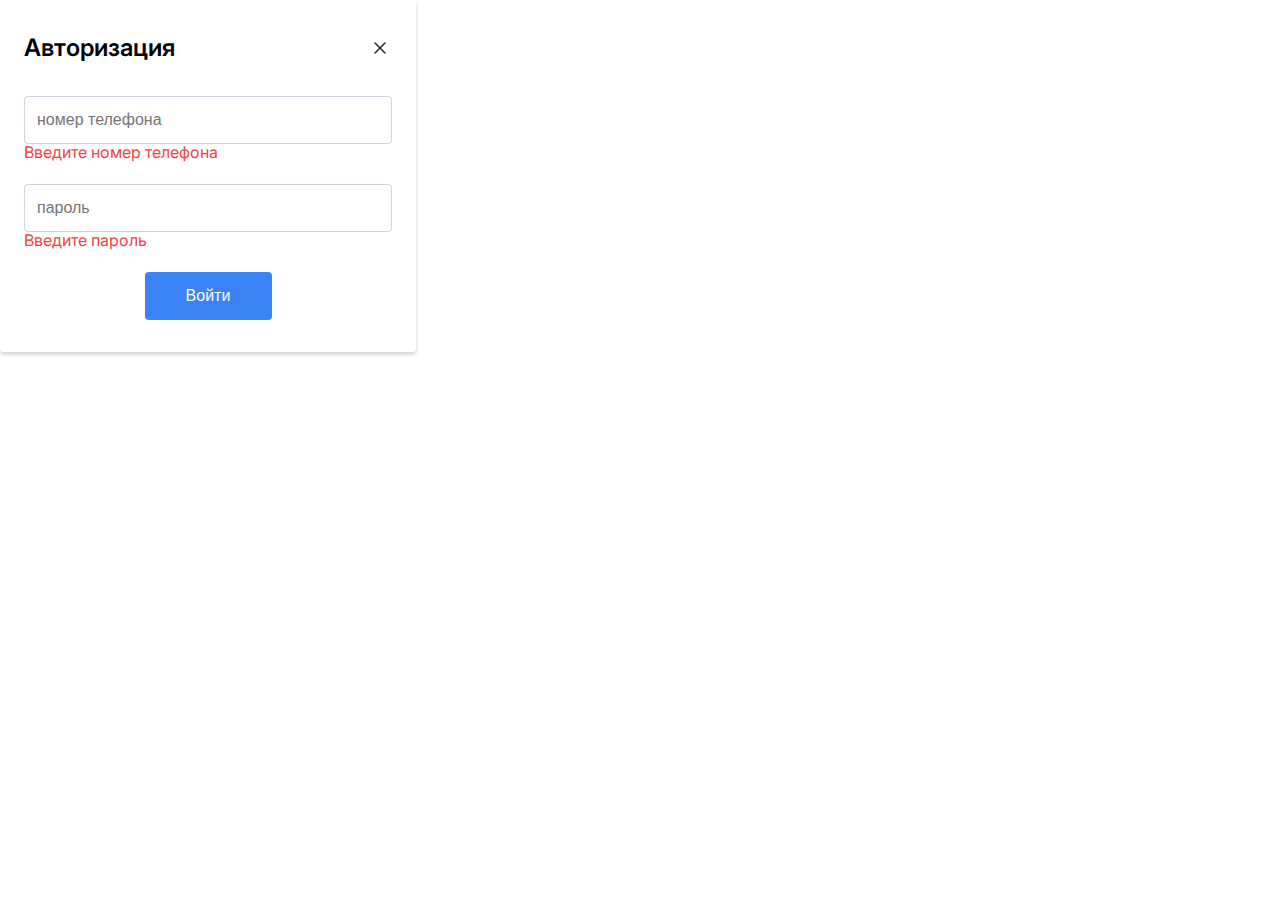
<file: 10. auth-card/input.html>
<!DOCTYPE html>
<html lang="en">
  <head>
    <meta charset="UTF-8" />
    <meta name="viewport" content="width=device-width, initial-scale=1.0" />
    <link rel="preconnect" href="https://fonts.googleapis.com" />
    <link rel="preconnect" href="https://fonts.gstatic.com" crossorigin />
    <link
      href="https://fonts.googleapis.com/css2?family=Inter:wght@400;500;700&display=swap"
      rel="stylesheet" />
    <link rel="stylesheet" href="styles/style.css" />
    <title>auth-card</title>
  </head>
  <body>
    <form class="auth-block">
      <div class="auth-block__row-auth">
        <p>Авторизация</p>
        <svg
          width="24"
          height="24"
          viewBox="0 0 24 24"
          fill="none"
          xmlns="http://www.w3.org/2000/svg">
          <path
            d="M13.0601 12L17.4801 7.57996C17.5538 7.5113 17.6129 7.4285 17.6539 7.3365C17.6949 7.2445 17.7169 7.14518 17.7187 7.04448C17.7205 6.94378 17.702 6.84375 17.6642 6.75036C17.6265 6.65697 17.5704 6.57214 17.4992 6.50092C17.4279 6.4297 17.3431 6.37356 17.2497 6.33584C17.1563 6.29811 17.0563 6.27959 16.9556 6.28137C16.8549 6.28314 16.7556 6.30519 16.6636 6.34618C16.5716 6.38717 16.4888 6.44627 16.4201 6.51996L12.0001 10.94L7.58012 6.51996C7.43795 6.38748 7.2499 6.31535 7.0556 6.31878C6.8613 6.32221 6.67591 6.40092 6.5385 6.53834C6.40109 6.67575 6.32237 6.86113 6.31895 7.05544C6.31552 7.24974 6.38764 7.43778 6.52012 7.57996L10.9401 12L6.52012 16.42C6.37967 16.5606 6.30078 16.7512 6.30078 16.95C6.30078 17.1487 6.37967 17.3393 6.52012 17.48C6.66075 17.6204 6.85137 17.6993 7.05012 17.6993C7.24887 17.6993 7.4395 17.6204 7.58012 17.48L12.0001 13.06L16.4201 17.48C16.5607 17.6204 16.7514 17.6993 16.9501 17.6993C17.1489 17.6993 17.3395 17.6204 17.4801 17.48C17.6206 17.3393 17.6995 17.1487 17.6995 16.95C17.6995 16.7512 17.6206 16.5606 17.4801 16.42L13.0601 12Z"
            fill="#1E293B" />
        </svg>
      </div>
      <div class="auth-block__column-phone">
        <input class="auth-block__phone" placeholder="номер телефона" type="text" />
        <p class="auth-block__phone-err">Введите номер телефона</p>
      </div>
      <div class="auth-block__column-pass">
        <input class="auth-block__pass" placeholder="пароль" type="text" />
        <p class="auth-block__pass-err">Введите пароль</p>
      </div>
      <button class="auth-block__btn" type="button">Войти</button>
    </form>
  </body>
</html>
</file>
<file: 9. registration-card/styles/style.css>
.registration-block {
  display: flex;
  flex-direction: column;
  width: 416px;
  height: 352px;
  font-family: "Inter", sans-serif;
  box-shadow: 0 2px 4px rgba(0, 0, 0, 0.2);
  border-radius: 4px;
}
.registration-block__row {
  display: flex;
  justify-content: space-between;
  align-items: center;
  width: 368px;
  height: 48px;
  margin: 24px;
}
.registration-block__row p {
  font-size: 24px;
  font-weight: 600;
  line-height: 32px;
}
.registration-block__row svg {
  cursor: pointer;
}
.registration-block__name {
  margin: 16px 24px;
}
.registration-block__phone, .registration-block__pass {
  margin: 0 24px;
}
.registration-block__btn {
  width: 244px;
  height: 48px;
  margin: 24px auto;
  padding: 12px 40px;
  font-size: 16px;
  font-weight: 400;
  line-height: 24px;
  color: #ffffff;
  background-color: #3b82f6;
  border: none;
  border-radius: 4px;
  cursor: pointer;
}
.registration-block__phone, .registration-block__name, .registration-block__pass {
  width: 368px;
  height: 48px;
  padding: 0 12px;
  border: 1px solid #cbd5e1;
  border-radius: 4px;
  cursor: pointer;
}
.registration-block__phone::placeholder, .registration-block__name::placeholder, .registration-block__pass::placeholder {
  font-size: 16px;
  font-weight: 400;
  line-height: 24px;
}
.registration-block__phone:focus, .registration-block__name:focus, .registration-block__pass:focus {
  outline: none;
}

/*# sourceMappingURL=style.css.map */
</file>
<file: 1.main page/styles/style.css>
@charset "UTF-8";
/*---------------- reset all stiles ----------------------*/
html,
body,
div,
span,
applet,
object,
iframe,
h1,
h2,
h3,
h4,
h5,
h6,
p,
blockquote,
pre,
a,
abbr,
acronym,
address,
big,
cite,
code,
del,
dfn,
em,
img,
ins,
kbd,
q,
s,
samp,
small,
strike,
strong,
sub,
sup,
tt,
var,
b,
u,
i,
center,
dl,
dt,
dd,
ol,
ul,
li,
fieldset,
form,
label,
legend,
table,
caption,
tbody,
tfoot,
thead,
tr,
th,
td,
article,
aside,
canvas,
details,
embed,
figure,
figcaption,
footer,
header,
hgroup,
menu,
nav,
output,
ruby,
section,
summary,
time,
mark,
audio,
video {
  margin: 0;
  padding: 0;
  border: 0;
  font: inherit;
  vertical-align: baseline;
  text-decoration: none;
}

/* HTML5 display-role reset for older browsers */
article,
aside,
details,
figcaption,
figure,
footer,
header,
hgroup,
menu,
nav,
section,
main {
  display: block;
}

body {
  line-height: 1;
}

ol,
ul {
  list-style: none;
}

blockquote,
q {
  quotes: none;
}

blockquote:before,
blockquote:after,
q:before,
q:after {
  content: "";
  content: none;
}

table {
  border-collapse: collapse;
  border-spacing: 0;
}

*,
*:before,
*:after {
  -webkit-box-sizing: border-box;
  box-sizing: border-box;
}

a,
a:hover,
a:visited,
a:active,
a:focus {
  outline: none;
}

/*---------------- styles for header ----------------------*/
header {
  border-bottom: 1px solid #e2e8f0;
}

.header-top {
  display: flex;
  align-items: center;
  height: 52px;
  background-color: #1e293b;
  background-image: linear-gradient(to right, #2c3e53, #1e293b);
}
.header-top__inner {
  display: flex;
  justify-content: end;
}
.header-top__row {
  display: flex;
  gap: 24px;
  margin-right: 5px;
}
.header-top__login-button {
  display: flex;
  align-items: center;
  justify-content: center;
  position: relative;
  background-color: transparent;
  border: none;
}
.header-top .dropdown {
  position: absolute;
  top: 35px;
  right: 5px;
  width: 147px;
  height: 108px;
  background-color: #fff;
  border-radius: 4px;
  box-shadow: 0 2px 4px rgba(0, 0, 0, 0.2);
}
.header-top .dropdown li {
  margin: 0 8px;
  font-family: "Inter", sans-serif;
  font-size: 14px;
  font-weight: 400;
  line-height: 20px;
  border-radius: 4px;
  color: #1e293b;
}
.header-top .dropdown li:hover {
  box-shadow: 0 2px 4px rgba(0, 0, 0, 0.2);
}
.header-top .dropdown .dropdown__li-one {
  margin-top: 8px;
}
.header-top .dropdown .dropdown__li-two {
  margin-top: 16px;
}
.header-top .dropdown .dropdown__li-three {
  margin-top: 16px;
  color: red;
}
.header-top__registered-status {
  display: flex;
  padding: 8px 0px;
  justify-content: center;
  align-items: center;
  gap: 8px;
}
.header-top__new-ad-btn {
  display: flex;
  align-items: center;
  padding: 6px 12px;
  background-color: #3b82f6;
  border: none;
  border-radius: 5px;
}

.header-bottom {
  display: flex;
  align-items: center;
  height: 84px;
}
.header-bottom__inner {
  display: flex;
  align-items: center;
  justify-content: space-between;
  margin: 0 5px;
}
.header-bottom__title {
  font-family: "Inter", sans-serif;
  font-size: 30px;
  font-weight: 700;
}
.header-bottom__form {
  display: flex;
  align-items: center;
}
.header-bottom__categories {
  margin-right: 12px;
}
.header-bottom__categories-icon {
  display: none;
}
.header-bottom__categories-btn {
  display: flex;
  align-items: center;
  justify-content: space-between;
  width: 152px;
  height: 36px;
  padding: 8px 12px;
  font-family: "Inter", sans-serif;
  font-size: 14px;
  color: #3b82f6;
  background-color: #ffffff;
  border: 1px solid #3b82f6;
  border-radius: 4px;
  cursor: pointer;
}
.header-bottom__search-input {
  width: 645px;
  height: 36px;
  font-family: Inter;
  font-size: 14px;
  font-weight: 400;
  padding: 0px 12px;
  border: 1px solid #cbd5e1;
  border-radius: 4px 0 0 4px;
  cursor: pointer;
}
.header-bottom__search-input:focus {
  outline: none;
}
.header-bottom__search-btn {
  display: flex;
  align-items: center;
  gap: 8px;
  height: 36px;
  background-color: #3b82f6;
  border-radius: 0px 4px 4px 0px;
  border: 1px solid #3b82f6;
}

.header-top__login-button,
.header-top__new-ad-btn,
.header-bottom__search-btn {
  font-family: "Inter", sans-serif;
  font-size: 14px;
  color: #ffffff;
  cursor: pointer;
}

.container {
  max-width: 100%;
  width: 1296px;
  margin: 0 auto;
}

@media (max-width: 1200px) {
  .header-bottom__form {
    width: 650px;
  }
}
@media (max-width: 992px) {
  .header-bottom__form {
    width: 470px;
  }
}
@media (max-width: 768px) {
  .header-bottom__title {
    font-size: 25px;
  }
  .header-bottom__form {
    width: 330px;
  }
  .header-bottom__categories .header-bottom__categories-icon {
    display: flex;
    cursor: pointer;
  }
  .header-bottom__categories .header-bottom__categories-btn {
    display: none;
  }
}
@media (max-width: 576px) {
  .header-top__inner {
    justify-content: center;
  }
  .header-bottom__inner {
    flex-wrap: wrap;
    justify-content: center;
  }
  .header-bottom__title {
    display: none;
  }
}
/*---------------- styles for main ----------------------*/
main {
  margin: 5px 5px 80px 5px;
}
main .offer-container__title {
  margin-top: 32px;
  margin-bottom: 24px;
  text-align: center;
  font-family: "Inter", sans-serif;
  font-size: 24px;
  font-style: normal;
  font-weight: 600;
  line-height: 32px;
}
main .items-list {
  display: flex;
  justify-content: space-around;
  gap: 20px;
  flex-wrap: wrap;
}
main .item-card {
  display: flex;
  flex-direction: column;
  width: 270px;
  height: 360px;
  font-family: "Inter", sans-serif;
  margin-bottom: 20px;
  border-radius: 10px;
  box-shadow: 0 2px 4px rgba(0, 0, 0, 0.2);
}
main .item-card__img-wrap {
  overflow: hidden;
  cursor: pointer;
  border-radius: 10px 10px 0 0;
}
main .item-card__img {
  height: 240px;
  background-image: url("../img/main/попугай.png");
  background-repeat: no-repeat;
  background-position: center;
  border-radius: 10px 10px 0 0;
  background-size: cover;
}
main .item-card__img:hover {
  transition-duration: 0.2s;
  transform: scale(1.1);
}
main .item-card__info {
  margin-left: 10px;
}
main .item-card__title {
  color: #3b82f6;
  margin-top: 10px;
}
main .item-card__price {
  color: #1e293b;
}
main .item-card__location {
  margin-top: 10px;
}
main .item-card__visit-time {
  margin-bottom: 10px;
}
main .item-card__title, main .item-card__price {
  font-size: 18px;
  font-weight: 600;
  line-height: 24px;
}
main .item-card__location, main .item-card__visit-time {
  color: #64748b;
  font-size: 14px;
  font-weight: 400;
  line-height: 20px;
}
main .container {
  max-width: 100%;
  width: 1296px;
  margin: 0 auto;
}

@media (max-width: 768px) {
  .offer-container__title {
    display: block;
    text-align: center;
    font-size: 20px;
  }
}
@media (max-width: 1151px) {
  main .items-list {
    justify-content: center;
    gap: 40px;
  }
}

/*# sourceMappingURL=style.css.map */
</file>
<file: 2.item-page/styles/style.css>
/*---------------- reset all stiles ----------------------*/
html,
body,
div,
span,
applet,
object,
iframe,
h1,
h2,
h3,
h4,
h5,
h6,
p,
blockquote,
pre,
a,
abbr,
acronym,
address,
big,
cite,
code,
del,
dfn,
em,
img,
ins,
kbd,
q,
s,
samp,
small,
strike,
strong,
sub,
sup,
tt,
var,
b,
u,
i,
center,
dl,
dt,
dd,
ol,
ul,
li,
fieldset,
form,
label,
legend,
table,
caption,
tbody,
tfoot,
thead,
tr,
th,
td,
article,
aside,
canvas,
details,
embed,
figure,
figcaption,
footer,
header,
hgroup,
menu,
nav,
output,
ruby,
section,
summary,
time,
mark,
audio,
video {
  margin: 0;
  padding: 0;
  border: 0;
  font: inherit;
  vertical-align: baseline;
  text-decoration: none;
}

/* HTML5 display-role reset for older browsers */
article,
aside,
details,
figcaption,
figure,
footer,
header,
hgroup,
menu,
nav,
section,
main {
  display: block;
}

body {
  line-height: 1;
}

ol,
ul {
  list-style: none;
}

blockquote,
q {
  quotes: none;
}

blockquote:before,
blockquote:after,
q:before,
q:after {
  content: "";
  content: none;
}

table {
  border-collapse: collapse;
  border-spacing: 0;
}

*,
*:before,
*:after {
  -webkit-box-sizing: border-box;
  box-sizing: border-box;
}

a,
a:hover,
a:visited,
a:active,
a:focus {
  outline: none;
}

/*---------------- styles for header ----------------------*/
header {
  border-bottom: 1px solid #e2e8f0;
}

.header-top {
  display: flex;
  align-items: center;
  height: 52px;
  background-color: #1e293b;
  background-image: linear-gradient(to right, #2c3e53, #1e293b);
}
.header-top__inner {
  display: flex;
  justify-content: end;
}
.header-top__row {
  display: flex;
  gap: 24px;
  margin-right: 5px;
}
.header-top__login-button {
  display: flex;
  align-items: center;
  justify-content: center;
  background-color: transparent;
  border: none;
}
.header-top__login-button:hover {
  border: 1px solid #ffffff;
  border-radius: 5px;
}
.header-top__registered-status {
  display: flex;
  padding: 8px 0px;
  justify-content: center;
  align-items: center;
  gap: 8px;
}
.header-top__new-ad-btn {
  display: flex;
  align-items: center;
  padding: 6px 12px;
  background-color: #3b82f6;
  border: none;
  border-radius: 5px;
}

.header-bottom {
  display: flex;
  align-items: center;
  height: 84px;
}
.header-bottom__inner {
  display: flex;
  align-items: center;
  justify-content: space-between;
  margin: 0 5px;
}
.header-bottom__title {
  font-family: "Inter", sans-serif;
  font-size: 30px;
  font-weight: 700;
}
.header-bottom__form {
  display: flex;
  align-items: center;
}
.header-bottom__categories {
  margin-right: 12px;
}
.header-bottom__categories-icon {
  display: none;
}
.header-bottom__categories-btn {
  display: flex;
  align-items: center;
  justify-content: space-between;
  width: 152px;
  height: 36px;
  padding: 8px 12px;
  font-family: "Inter", sans-serif;
  font-size: 14px;
  color: #3b82f6;
  background-color: #ffffff;
  border: 1px solid #3b82f6;
  border-radius: 4px;
  cursor: pointer;
}
.header-bottom__search-input {
  width: 645px;
  height: 36px;
  font-family: Inter;
  font-size: 14px;
  font-weight: 400;
  padding: 0px 12px;
  border: 1px solid #cbd5e1;
  border-radius: 4px 0 0 4px;
  cursor: pointer;
}
.header-bottom__search-input:focus {
  outline: none;
}
.header-bottom__search-btn {
  display: flex;
  align-items: center;
  gap: 8px;
  height: 36px;
  background-color: #3b82f6;
  border-radius: 0px 4px 4px 0px;
  border: 1px solid #3b82f6;
}

.header-top__login-button,
.header-top__new-ad-btn,
.header-bottom__search-btn {
  font-family: "Inter", sans-serif;
  font-size: 14px;
  color: #ffffff;
  cursor: pointer;
}

.container {
  max-width: 100%;
  width: 1296px;
  margin: 0 auto;
}

@media (max-width: 1200px) {
  .header-bottom__form {
    width: 650px;
  }
}
@media (max-width: 992px) {
  .header-bottom__form {
    width: 470px;
  }
}
@media (max-width: 768px) {
  .header-bottom__title {
    font-size: 25px;
  }
  .header-bottom__form {
    width: 330px;
  }
  .header-bottom__categories .header-bottom__categories-icon {
    display: flex;
    cursor: pointer;
  }
  .header-bottom__categories button {
    display: none;
  }
}
@media (max-width: 576px) {
  .header-top__inner {
    justify-content: center;
  }
  .header-bottom__inner {
    flex-wrap: wrap;
    justify-content: center;
  }
  .header-bottom__title {
    display: none;
  }
}
/*---------------- styles for main ----------------------*/
.container {
  max-width: 100%;
  width: 1296px;
  margin: 0 auto;
}

.breadcrumbs {
  display: flex;
  justify-content: center;
  width: 386px;
  height: 24px;
  margin-top: 20px;
  font-family: "Inter", sans-serif;
  font-size: 16px;
  font-weight: 400;
  line-height: 24px;
  list-style-type: disc;
  color: #64748b;
}
.breadcrumbs li:first-child {
  margin-left: 5px;
  list-style-type: none;
}
.breadcrumbs li {
  margin-left: 20px;
}

.row {
  display: flex;
  margin: 5px 5px 81px 5px;
  font-family: "Inter", sans-serif;
}

.foto-block {
  display: flex;
  flex-direction: column;
  margin-top: 16px;
}
.foto-block__title {
  padding: 10px 0;
  font-size: 30px;
  font-weight: 600;
}
.foto-block__item-foto {
  width: 856px;
  height: 512px;
  background-image: url("../img/Rectangle1.png");
  background-repeat: no-repeat;
  background-position: center;
  border-radius: 4px;
  background-size: cover;
}
.foto-block__fotos-list {
  display: flex;
  gap: 10px;
  margin-top: 24px;
}
.foto-block__foto-1 {
  background-image: url("../img/Rectangle1.png");
}
.foto-block__foto-2 {
  background-image: url("../img/Rectangle1.png");
}
.foto-block__foto-3 {
  background-image: url("../img/Rectangle1.png");
}
.foto-block__foto-4 {
  background-image: url("../img/Rectangle1.png");
}
.foto-block__foto-5 {
  background-image: url("../img/Rectangle1.png");
}
.foto-block__foto-6 {
  background-image: url("../img/Rectangle1.png");
}
.foto-block__foto-1, .foto-block__foto-2, .foto-block__foto-3, .foto-block__foto-4, .foto-block__foto-5, .foto-block__foto-6 {
  width: 120px;
  height: 84px;
  background-repeat: no-repeat;
  background-position: center;
  border-radius: 4px;
  background-size: cover;
  box-shadow: 0 2px 4px rgba(0, 0, 0, 0.2);
}
.foto-block__foto-1:hover, .foto-block__foto-2:hover, .foto-block__foto-3:hover, .foto-block__foto-4:hover, .foto-block__foto-5:hover, .foto-block__foto-6:hover {
  transition-duration: 0.2s;
  transform: scale(1.1);
}

.desc {
  margin: 16px 0 0 20px;
}
.desc__price {
  padding: 10px 0;
  font-size: 30px;
  font-weight: 600;
}
.desc__show-number-link {
  display: flex;
  justify-content: center;
  align-items: center;
  height: 68px;
  background-color: #3b82f6;
  color: #ffffff;
  border: none;
  border-radius: 4px;
}
.desc__show-number-svg {
  margin-right: 30px;
}
.desc__show-number-span {
  font-size: 20px;
  font-weight: 400;
}
.desc__address {
  margin-top: 40px;
}
.desc__address-h4 {
  font-size: 24px;
  font-weight: 600;
  color: #1e293b;
}
.desc__address-p {
  margin-top: 8px;
  font-size: 18px;
  font-style: normal;
  font-weight: 400;
  line-height: 24px;
  color: #1e293b;
}
.desc__address-link {
  display: flex;
  justify-content: start;
  align-items: center;
  margin-top: 4px;
}
.desc__address-span {
  margin-right: 8px;
  font-size: 18px;
  font-weight: 400;
  line-height: 24px;
  color: #3b82f6;
}
.desc__item {
  color: #1e293b;
}
.desc__item-h4 {
  margin-top: 32px;
  font-size: 24px;
  font-weight: 600;
}
.desc__item-p {
  margin-top: 8px;
  font-size: 18px;
  font-style: normal;
  font-weight: 400;
  line-height: 24px;
  color: #1e293b;
}

@media (max-width: 1200px) {
  .desc__show-number-link {
    width: 250px;
    flex-direction: column;
  }
  .desc__show-number-link .desc__show-number-span {
    margin-top: 5px;
    font-size: 16px;
  }
}
@media (max-width: 1120px) {
  .breadcrumbs {
    margin: 20px auto;
  }
  .row {
    align-items: center;
    justify-content: center;
    flex-direction: column;
  }
}
@media (max-width: 875px) {
  .foto-block__title {
    font-size: 25px;
    margin: 0 auto;
  }
  .foto-block__item-foto {
    margin: 0 auto;
    width: 700px;
    height: 400px;
    background-size: 100%;
  }
  .foto-block__fotos-list {
    flex-wrap: wrap;
    align-items: center;
    justify-content: center;
  }
  .desc__price {
    font-size: 25px;
  }
  .desc__address-h4,
  .desc__item-h4 {
    font-size: 20px;
  }
}
@media (max-width: 750px) {
  .foto-block__title {
    margin: 0 auto;
  }
  .foto-block__item-foto {
    margin: 0 auto;
    width: 600px;
    background-size: 100%;
  }
}
@media (max-width: 605px) {
  .foto-block__item-foto {
    margin: 0 auto;
    width: 500px;
    height: 300px;
    background-size: 100%;
  }
}
@media (max-width: 510px) {
  .foto-block__item-foto {
    margin: 0 auto;
    width: 400px;
    height: 200px;
    background-size: 100%;
  }
  .desc__price {
    font-size: 20px;
  }
  .desc__address-h4,
  .desc__item-h4 {
    font-size: 15px;
  }
}
@media (max-width: 408px) {
  .breadcrumbs {
    font-size: 12px;
    margin: 0 auto;
  }
  .foto-block__item-foto {
    margin: 0 auto;
    width: 300px;
    height: 200px;
    background-size: 100%;
  }
  .foto-block__title {
    font-size: 15px;
    margin: 0 auto;
  }
}

/*# sourceMappingURL=style.css.map */
</file>
<file: main page/styles/style.css>
/*---------------- reset all stiles ----------------------*/
html,
body,
div,
span,
applet,
object,
iframe,
h1,
h2,
h3,
h4,
h5,
h6,
p,
blockquote,
pre,
a,
abbr,
acronym,
address,
big,
cite,
code,
del,
dfn,
em,
img,
ins,
kbd,
q,
s,
samp,
small,
strike,
strong,
sub,
sup,
tt,
var,
b,
u,
i,
center,
dl,
dt,
dd,
ol,
ul,
li,
fieldset,
form,
label,
legend,
table,
caption,
tbody,
tfoot,
thead,
tr,
th,
td,
article,
aside,
canvas,
details,
embed,
figure,
figcaption,
footer,
header,
hgroup,
menu,
nav,
output,
ruby,
section,
summary,
time,
mark,
audio,
video {
  margin: 0;
  padding: 0;
  border: 0;
  font: inherit;
  vertical-align: baseline;
  text-decoration: none;
}

/* HTML5 display-role reset for older browsers */
article,
aside,
details,
figcaption,
figure,
footer,
header,
hgroup,
menu,
nav,
section,
main {
  display: block;
}

body {
  line-height: 1;
}

ol,
ul {
  list-style: none;
}

blockquote,
q {
  quotes: none;
}

blockquote:before,
blockquote:after,
q:before,
q:after {
  content: "";
  content: none;
}

table {
  border-collapse: collapse;
  border-spacing: 0;
}

*,
*:before,
*:after {
  -webkit-box-sizing: border-box;
  box-sizing: border-box;
}

a,
a:hover,
a:visited,
a:active,
a:focus {
  outline: none;
}

/*---------------- styles for header ----------------------*/
header {
  border-bottom: 1px solid #e2e8f0;
}

.header-top {
  display: flex;
  align-items: center;
  height: 52px;
  background-color: #1e293b;
  background-image: linear-gradient(to right, #2c3e53, #1e293b);
}
.header-top__inner {
  display: flex;
  justify-content: end;
}
.header-top__row {
  display: flex;
  gap: 24px;
  margin-right: 5px;
}
.header-top__login-button {
  display: flex;
  align-items: center;
  justify-content: center;
  background-color: transparent;
  border: none;
}
.header-top__login-button:hover {
  border: 1px solid #ffffff;
  border-radius: 5px;
}
.header-top__registered-status {
  display: flex;
  padding: 8px 0px;
  justify-content: center;
  align-items: center;
  gap: 8px;
}
.header-top__new-ad-btn {
  display: flex;
  align-items: center;
  padding: 6px 12px;
  background-color: #3b82f6;
  border: none;
  border-radius: 5px;
}

.header-bottom {
  display: flex;
  align-items: center;
  height: 84px;
}
.header-bottom__inner {
  display: flex;
  align-items: center;
  justify-content: space-between;
  margin: 0 5px;
}
.header-bottom__title {
  font-family: "Inter", sans-serif;
  font-size: 30px;
  font-weight: 700;
}
.header-bottom__form {
  display: flex;
  align-items: center;
}
.header-bottom__categories {
  margin-right: 12px;
}
.header-bottom__categories-icon {
  display: none;
}
.header-bottom__categories-btn {
  display: flex;
  align-items: center;
  justify-content: space-between;
  width: 152px;
  height: 36px;
  padding: 8px 12px;
  font-family: "Inter", sans-serif;
  font-size: 14px;
  color: #3b82f6;
  background-color: #ffffff;
  border: 1px solid #3b82f6;
  border-radius: 4px;
  cursor: pointer;
}
.header-bottom__search-input {
  width: 645px;
  height: 36px;
  font-family: Inter;
  font-size: 14px;
  font-weight: 400;
  padding: 0px 12px;
  border: 1px solid #cbd5e1;
  border-radius: 4px 0 0 4px;
  cursor: pointer;
}
.header-bottom__search-input:focus {
  outline: none;
}
.header-bottom__search-btn {
  display: flex;
  align-items: center;
  gap: 8px;
  height: 36px;
  background-color: #3b82f6;
  border-radius: 0px 4px 4px 0px;
  border: 1px solid #3b82f6;
}

.btn {
  font-family: "Inter", sans-serif;
  font-size: 14px;
  color: #ffffff;
  cursor: pointer;
}

.container {
  width: 1296px;
}
.container_margin {
  margin: 0 auto;
}

@media (max-width: 1200px) {
  .header-bottom__form {
    width: 650px;
  }
}
@media (max-width: 992px) {
  .header-bottom__form {
    width: 470px;
  }
}
@media (max-width: 768px) {
  .header-bottom__title {
    font-size: 25px;
  }
  .header-bottom__form {
    width: 330px;
  }
  .header-bottom__categories .header-bottom__categories-icon {
    display: flex;
    cursor: pointer;
  }
  .header-bottom__categories button {
    display: none;
  }
}
@media (max-width: 576px) {
  .header-top__inner {
    justify-content: center;
  }
  .header-bottom__inner {
    flex-wrap: wrap;
    justify-content: center;
  }
  .header-bottom__title {
    display: none;
  }
}
/*---------------- styles for main ----------------------*/
main {
  margin: 5px;
}

.offer-container {
  display: flex;
}
.offer-container__title {
  font-family: "Inter", sans-serif;
  font-size: 24px;
  font-style: normal;
  font-weight: 600;
  line-height: 32px;
}

.list-items {
  display: flex;
  font-family: "Inter", sans-serif;
}
.list-items__container {
  display: flex;
  justify-content: space-around;
  flex-wrap: wrap;
}

.item-card {
  display: flex;
  flex-direction: column;
  align-items: flex-start;
  width: 270px;
  height: 360px;
  margin-bottom: 20px;
  border-radius: 10px;
  box-shadow: 0 2px 4px rgba(0, 0, 0, 0.2);
}
.item-card__img-wrap {
  overflow: hidden;
  cursor: pointer;
  border-radius: 10px 10px 0 0;
}
.item-card__img {
  height: 240px;
  max-width: 100%;
  border-radius: 10px 10px 0 0;
}
.item-card__img:hover {
  transition-duration: 0.2s;
  transform: scale(1.1);
}
.item-card__info {
  margin-left: 10px;
}
.item-card__title {
  color: #3b82f6;
  margin-top: 10px;
}
.item-card__price {
  color: #1e293b;
}
.item-card__location {
  margin-top: 10px;
}
.item-card__visit-time {
  margin-bottom: 10px;
}
.item-card__title, .item-card__price {
  font-size: 18px;
  font-weight: 600;
  line-height: 24px;
}
.item-card__location, .item-card__visit-time {
  color: #64748b;
  font-size: 14px;
  font-weight: 400;
  line-height: 20px;
}

.container {
  width: 1296px;
  margin: 0 auto;
}

.container_margin {
  margin-top: 32px;
  margin-bottom: 24px;
}

@media (max-width: 930px) {
  .list-items__container {
    justify-content: space-around;
  }
}
@media (max-width: 768px) {
  .offer-container__title {
    display: block;
    text-align: center;
    font-size: 20px;
  }
}

/*# sourceMappingURL=style.css.map */
</file>
<file: 10. auth-card/styles/style.css>
/*---------------- reset all stiles ----------------------*/
html,
body,
div,
span,
applet,
object,
iframe,
h1,
h2,
h3,
h4,
h5,
h6,
p,
blockquote,
pre,
a,
abbr,
acronym,
address,
big,
cite,
code,
del,
dfn,
em,
img,
ins,
kbd,
q,
s,
samp,
small,
strike,
strong,
sub,
sup,
tt,
var,
b,
u,
i,
center,
dl,
dt,
dd,
ol,
ul,
li,
fieldset,
form,
label,
legend,
table,
caption,
tbody,
tfoot,
thead,
tr,
th,
td,
article,
aside,
canvas,
details,
embed,
figure,
figcaption,
footer,
header,
hgroup,
menu,
nav,
output,
ruby,
section,
summary,
time,
mark,
audio,
video {
  margin: 0;
  padding: 0;
  border: 0;
  font: inherit;
  vertical-align: baseline;
  text-decoration: none;
}

/* HTML5 display-role reset for older browsers */
article,
aside,
details,
figcaption,
figure,
footer,
header,
hgroup,
menu,
nav,
section,
main {
  display: block;
}

body {
  line-height: 1;
}

ol,
ul {
  list-style: none;
}

blockquote,
q {
  quotes: none;
}

blockquote:before,
blockquote:after,
q:before,
q:after {
  content: "";
  content: none;
}

table {
  border-collapse: collapse;
  border-spacing: 0;
}

*,
*:before,
*:after {
  -webkit-box-sizing: border-box;
  box-sizing: border-box;
}

a,
a:hover,
a:visited,
a:active,
a:focus {
  outline: none;
}

/*---------------- styles for header ----------------------*/
.auth-block {
  display: flex;
  flex-direction: column;
  width: 416px;
  height: 352px;
  font-family: "Inter", sans-serif;
  box-shadow: 0 2px 4px rgba(0, 0, 0, 0.2);
  border-radius: 4px;
}
.auth-block__row-auth {
  display: flex;
  justify-content: space-between;
  align-items: center;
  width: 368px;
  height: 48px;
  margin: 24px;
}
.auth-block__row-auth p {
  font-size: 24px;
  font-weight: 600;
  line-height: 32px;
}
.auth-block__row-auth svg {
  cursor: pointer;
}
.auth-block__column-phone {
  margin: 0 24px 24px 24px;
}
.auth-block__column-pass {
  margin: 0 24px 0px 24px;
}
.auth-block__phone-err, .auth-block__pass-err {
  color: #ef4444;
}
.auth-block__btn {
  width: 127px;
  height: 48px;
  margin: 24px auto;
  padding: 12px 40px;
  font-size: 16px;
  font-weight: 400;
  line-height: 24px;
  color: #ffffff;
  background-color: #3b82f6;
  border: none;
  border-radius: 4px;
  cursor: pointer;
}
.auth-block__phone, .auth-block__pass {
  width: 368px;
  height: 48px;
  padding: 0 12px;
  border: 1px solid #cbd5e1;
  border-radius: 4px;
  cursor: pointer;
}
.auth-block__phone::placeholder, .auth-block__pass::placeholder {
  font-size: 16px;
  font-weight: 400;
  line-height: 24px;
}
.auth-block__phone:focus, .auth-block__pass:focus {
  outline: none;
}

/*# sourceMappingURL=style.css.map */
</file>
